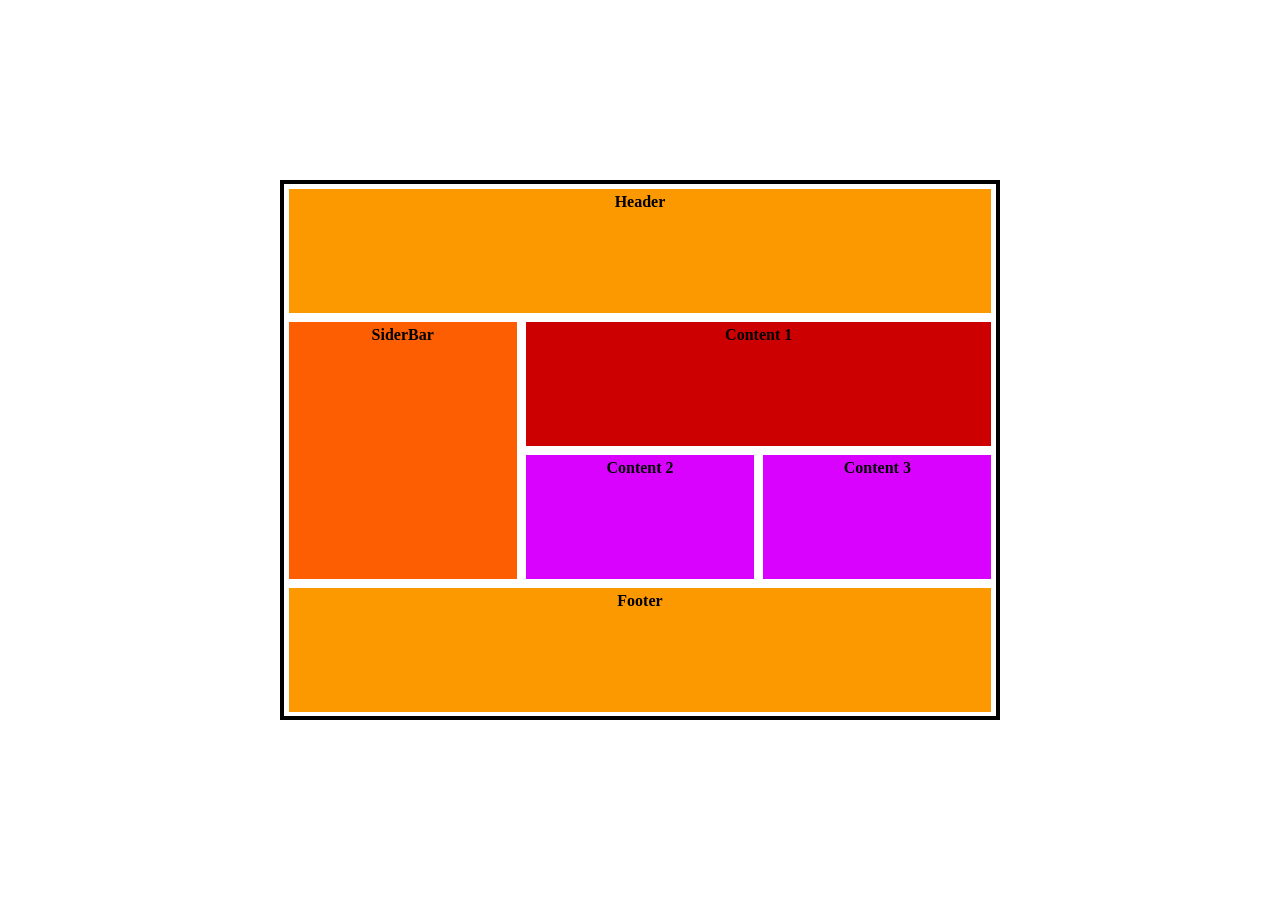
<file: Modulo 2/Actividad/Index.html>
<!DOCTYPE html>
<html lang="en">
    <head>
        <meta charset="UTF-8">
        <meta name="viewport" content="width=device-width, initial-scale=1.0">
        <link rel="stylesheet" href="style.css">
        <title>Grid</title>
    </head>
    <body>
        <div id="container">
            <header>
                Header
            </header>
            <section id="siderbar">
                SiderBar
            </section>
            <section id="content_1">
                Content 1
            </section>
            <section id="content_2">
                Content 2
            </section>
            <section id="content_3">
                Content 3
            </section>
            <footer>
                Footer
            </footer>
        </div>
    </body>
</html>
</file>
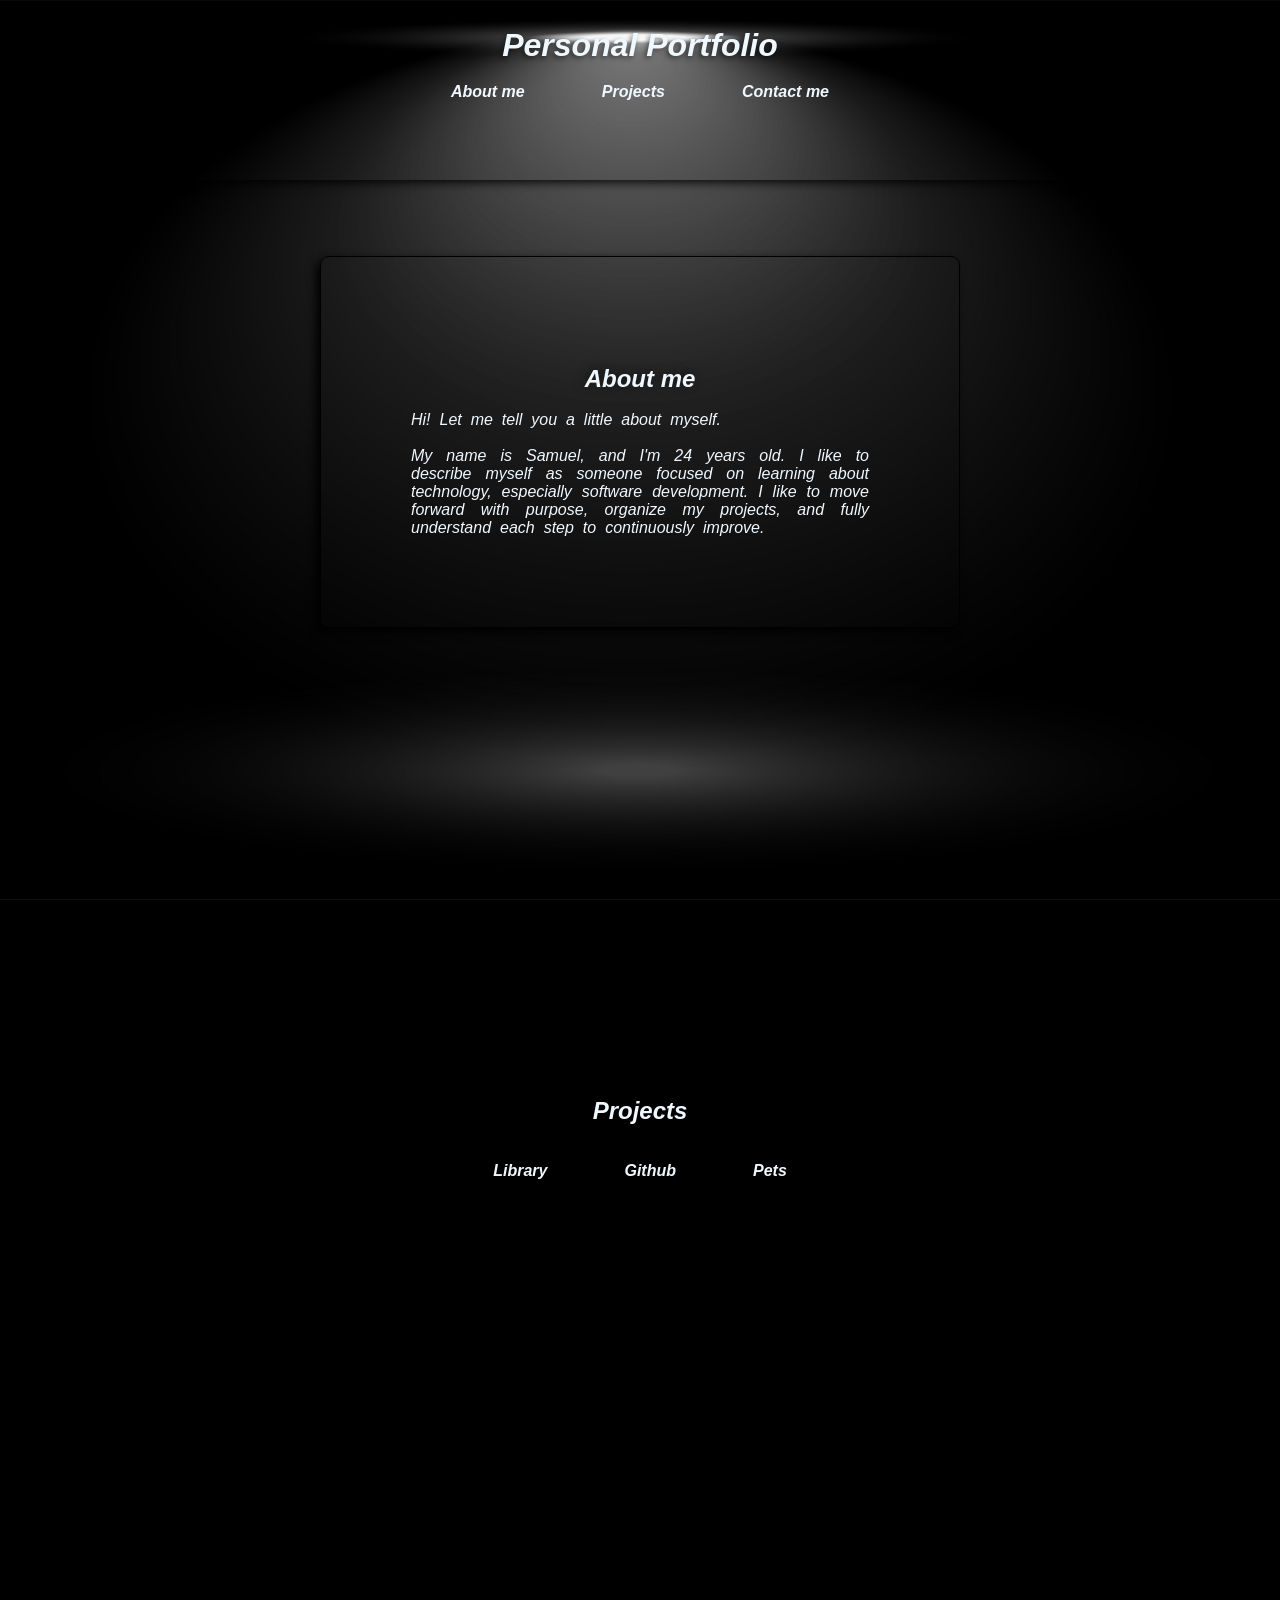
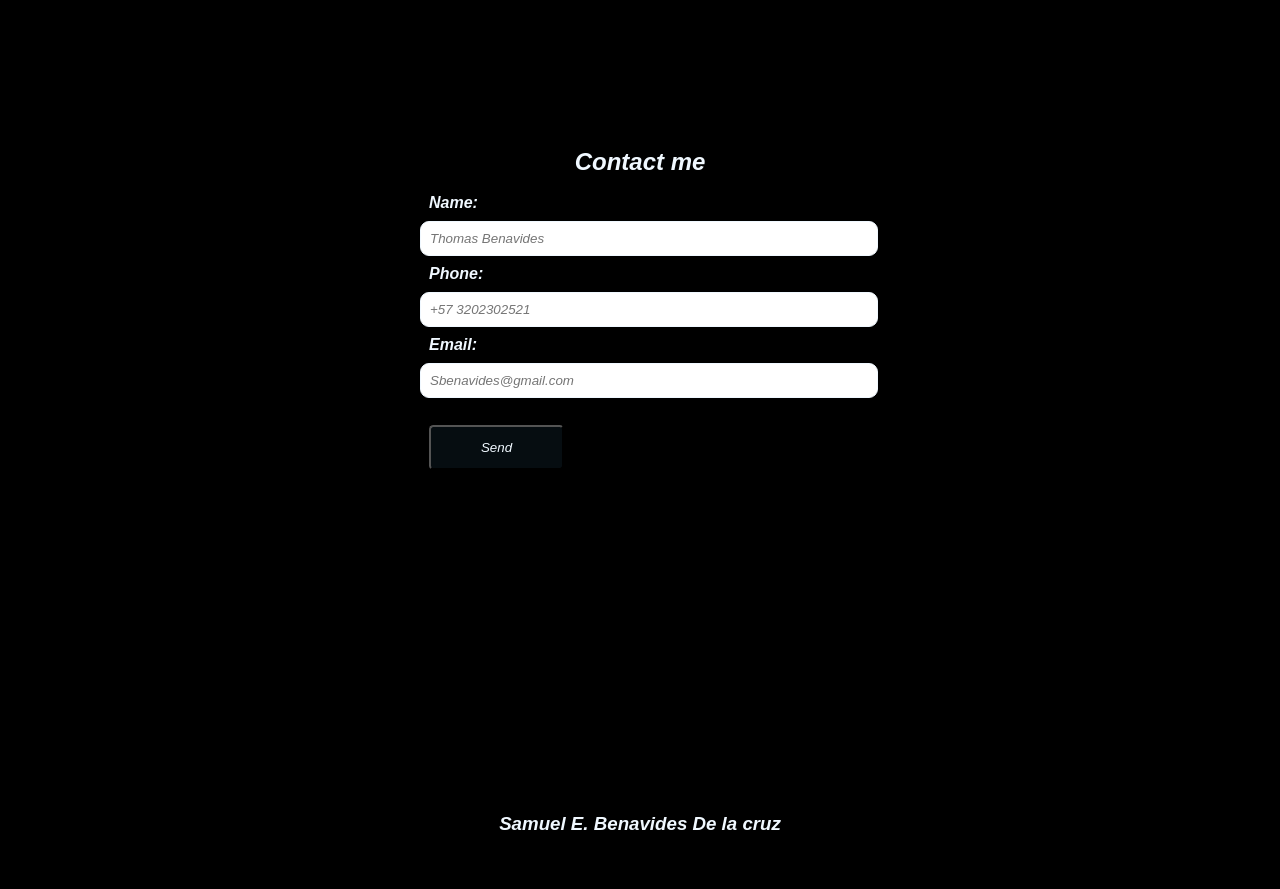
<file: Modulo 2/M2W1/index.html>
<!DOCTYPE html>
<html lang="en">
    <head>
        <meta charset="UTF-8">
        <link rel="stylesheet" href="style.css">
        <title>Portafolio</title>
    </head>
    <body id="body-index"> 
        <!-- Barra de navegación fija con los enlaces a cada sección -->
        <header>
            <h1>Personal Portfolio</h1>
            <ul>
                <li><a href="#About-me">About me</a></li>
                <li><a href="#Projects">Projects</a></li>
                <li><a href="#formulario">Contact me</a></li>
            </ul>
        </header>
        <main>
            <!-- nav centra las secciones en columna vertical -->
            <nav>
                <!-- Sección: presentación personal -->
                <section id="About-me">
                    <h2>About me</h2>
                    <p>
                        Hi! Let me tell you a little about myself.<br><br>
                        My name is Samuel, and I'm 24 years old. I like to describe myself as someone focused on learning about technology, especially software development. I like to move forward with purpose, organize my projects, and fully understand each step to continuously improve.
                    </p>
                </section>

                <!-- Sección: listado de proyectos con enlaces -->
                <section id="Projects">
                    <h2>Projects</h2>
                    <ul>
                        <li><a href="">Library</a></li>
                        <li><a href="https://github.com/" target="_blank">Github</a></li>
                        <li><a href="pets.html">Pets</a></li>
                    </ul>
                </section>

                <!-- Sección: formulario de contacto -->
                <section id="formulario">
                    <form name="formulario" id="form contac me" method="post">
                        <h2>Contact me</h2>
                        <div>
                            <label for="name">Name:</label>
                            <input type="text" id="name" name="Name" placeholder="Thomas Benavides">
                        </div>
                        <div>
                            <label for="Phone">Phone:</label>
                            <input type="tel" id="Phone" name="Phone" placeholder="+57 3202302521">
                        </div>
                        <div>
                            <label for="Email">Email:</label>
                            <input type="email" id="Email" name="Email" placeholder="Sbenavides@gmail.com">
                        </div>
                        <button type="button">Send</button>
                    </form>
                </section>
            </nav>
        </main>
        <!-- Pie de página con el nombre del autor -->
        <footer>
            <h3>Samuel E. Benavides De la cruz</h3>
        </footer>
    </body>
</html>
</file>
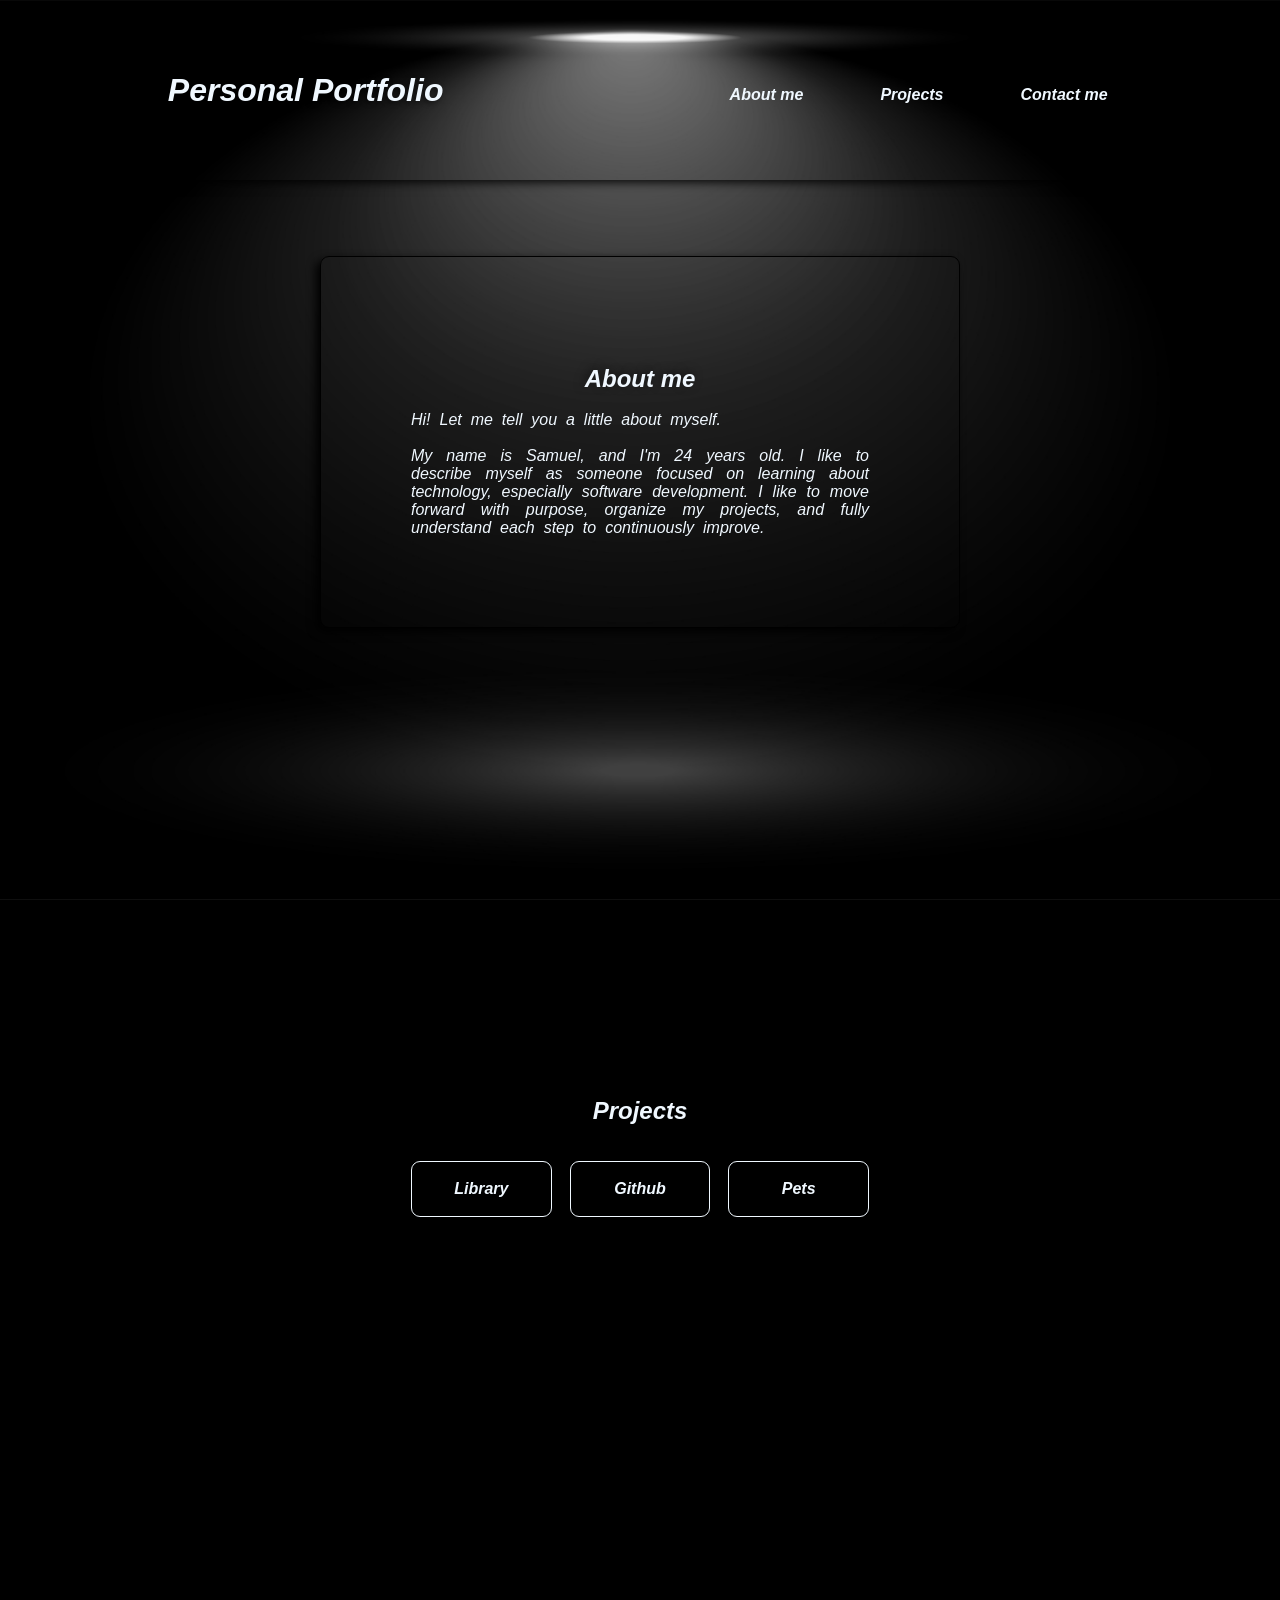
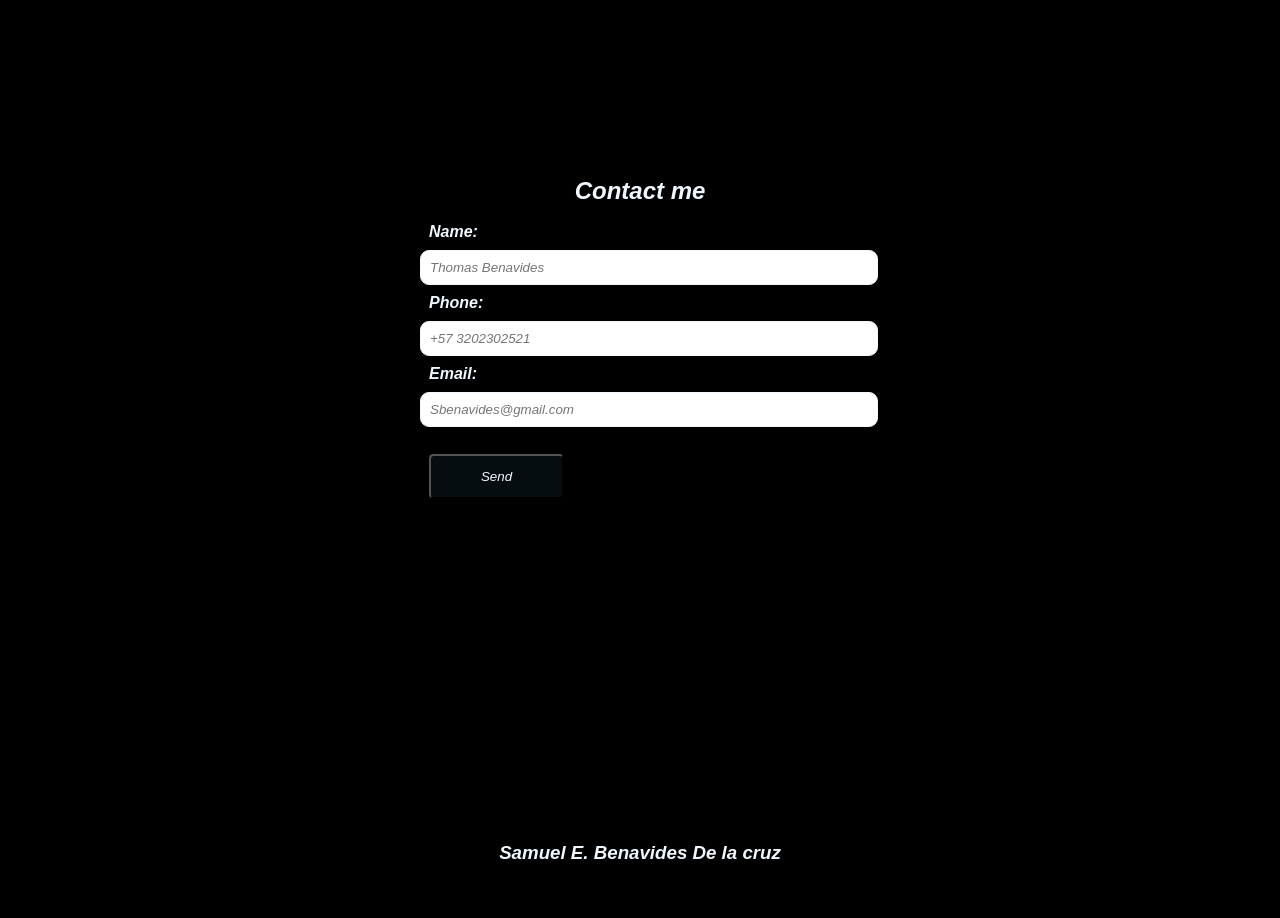
<file: Modulo 2/M2W2/index.html>
<!DOCTYPE html>
<html lang="en">
    <head>
        <meta charset="UTF-8">
        <link rel="stylesheet" href="style.css">
        <title>Portafolio</title>
    </head>
    <body id="body-index"> 

        <!-- Barra de navegación fija con los enlaces a cada sección -->
        <header>
            <h1>Personal Portfolio</h1>
            <!-- Lista de navegación — centrada con flexbox en style.css -->
            <ul>
                <li><a href="#About-me">About me</a></li>
                <li><a href="#Projects">Projects</a></li>
                <li><a href="#formulario">Contact me</a></li>
            </ul>
        </header>

        <main>
            <!-- nav centra las secciones en columna vertical (flexbox) -->
            <nav>

                <!-- Sección: presentación personal -->
                <section id="About-me">
                    <h2>About me</h2>
                    <p>
                        Hi! Let me tell you a little about myself.<br><br>
                        My name is Samuel, and I'm 24 years old. I like to describe myself as someone focused on learning about technology, especially software development. I like to move forward with purpose, organize my projects, and fully understand each step to continuously improve.
                    </p>
                </section>

                <!-- Sección: listado de proyectos — tarjetas organizadas con CSS Grid -->
                <section id="Projects">
                    <h2>Projects</h2>
                    <!-- Contenedor grid: cada enlace es una tarjeta en la cuadrícula -->
                    <div class="projects-grid">
                        <a href="">Library</a>
                        <a href="https://github.com/" target="_blank">Github</a>
                        <a href="pets.html">Pets</a>
                    </div>
                </section>

                <!-- Sección: formulario de contacto -->
                <section id="formulario">
                    <form name="formulario" id="form contac me" method="post">
                        <h2>Contact me</h2>
                        <div>
                            <label for="name">Name:</label>
                            <input type="text" id="name" name="Name" placeholder="Thomas Benavides">
                        </div>
                        <div>
                            <label for="Phone">Phone:</label>
                            <input type="tel" id="Phone" name="Phone" placeholder="+57 3202302521">
                        </div>
                        <div>
                            <label for="Email">Email:</label>
                            <input type="email" id="Email" name="Email" placeholder="Sbenavides@gmail.com">
                        </div>
                        <button type="button">Send</button>
                    </form>
                </section>

            </nav>
        </main>

        <!-- Pie de página con el nombre del autor -->
        <footer>
            <h3>Samuel E. Benavides De la cruz</h3>
        </footer>

    </body>
</html>
</file>
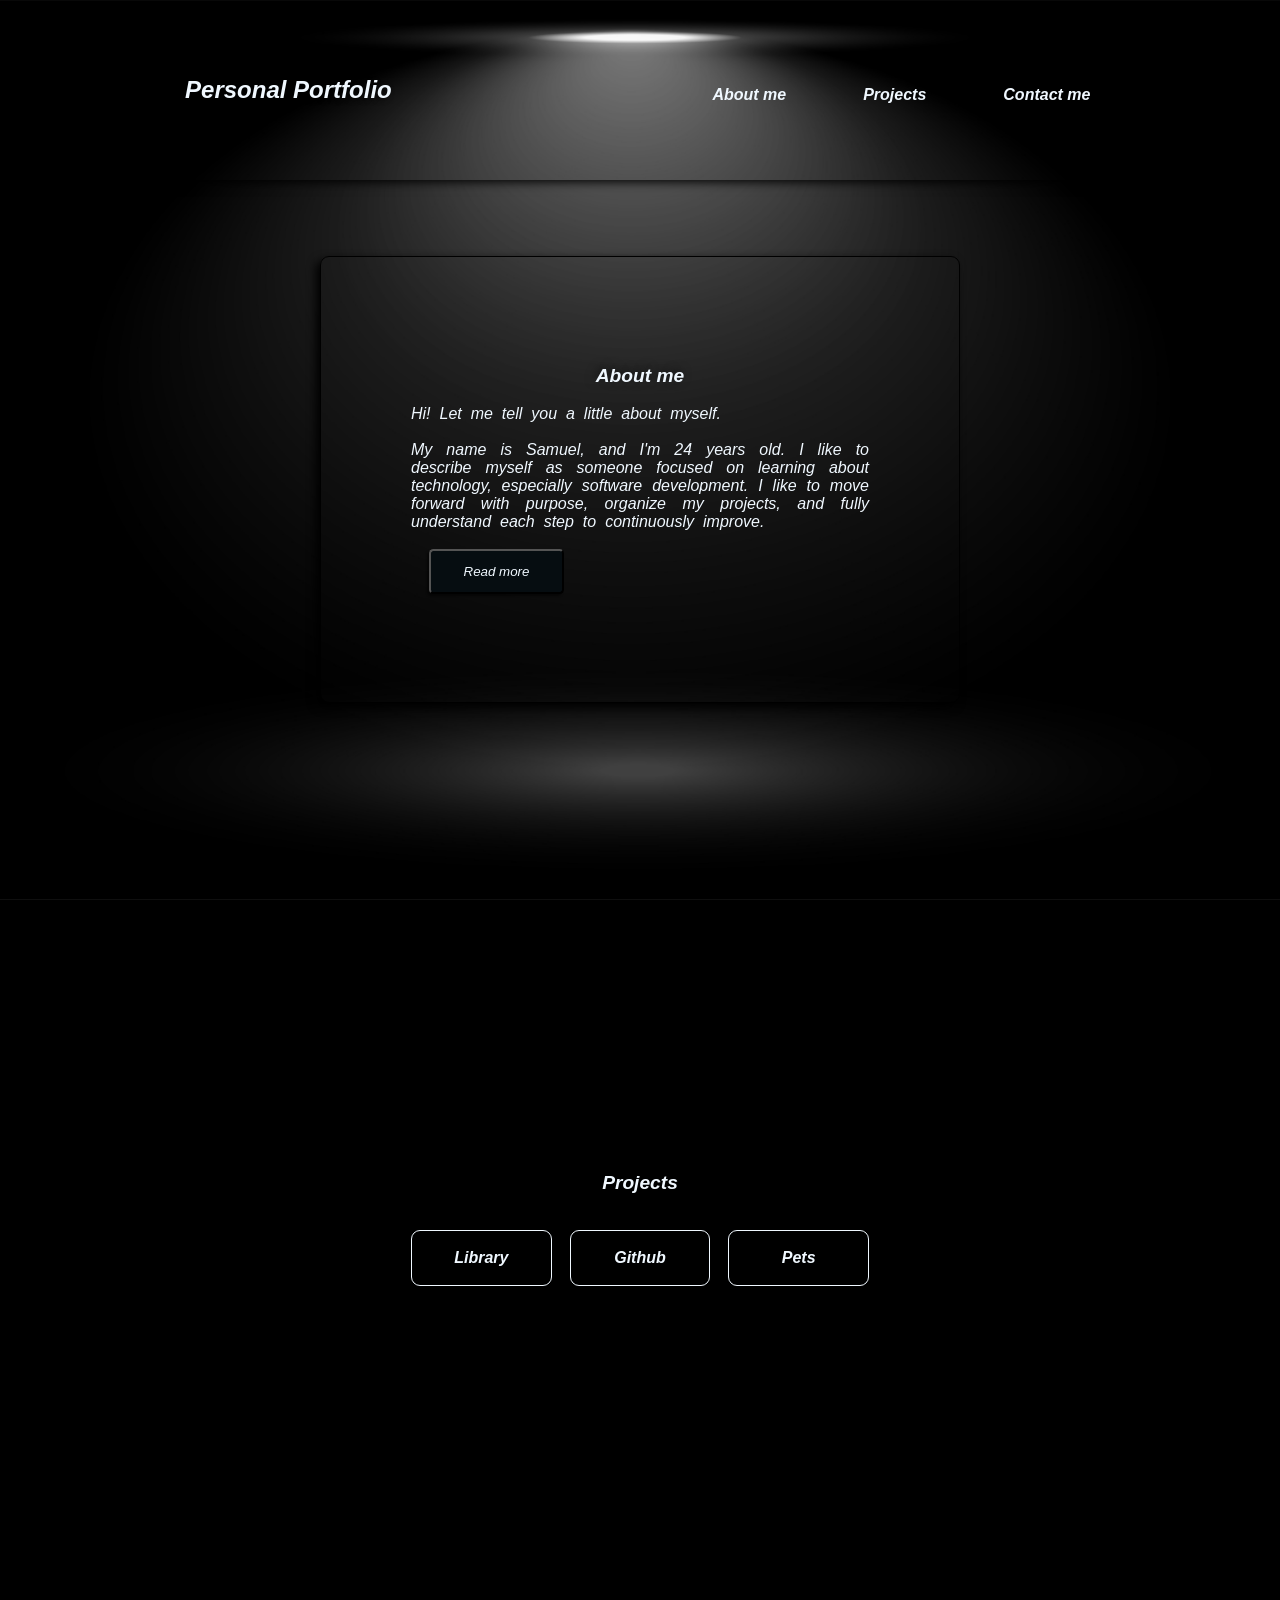
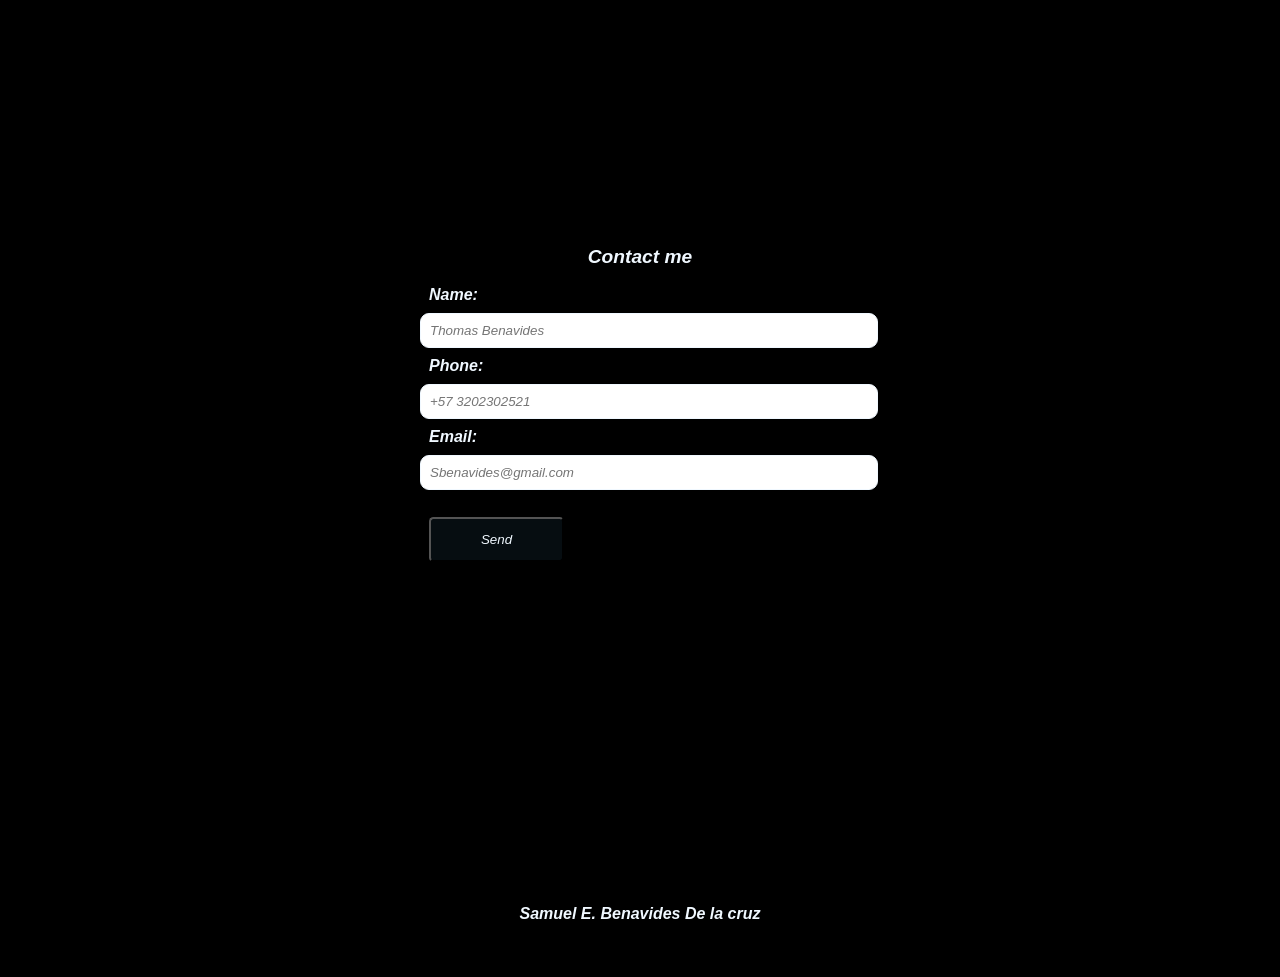
<file: Modulo 2/M2W3/index.html>
<!DOCTYPE html>
<html lang="en">
    <head>
        <meta charset="UTF-8">
        <meta name="viewport" content="width=device-width, initial-scale=1.0">
        <link rel="stylesheet" href="style.css">
        <title>Portafolio</title>
    </head>
    <body id="body-index">

        <!-- Barra de navegación fija con los enlaces a cada sección -->
        <header>
            <h1>Personal Portfolio</h1>
            <!-- Lista de navegación — distribuida con flexbox -->
            <ul>
                <li><a href="#About-me">About me</a></li>
                <li><a href="#Projects">Projects</a></li>
                <li><a href="#formulario">Contact me</a></li>
            </ul>
        </header>

        <main>
            <!-- nav centra las secciones en columna vertical (flexbox) -->
            <nav>

                <!-- Sección: presentación personal -->
                <section id="About-me">
                    <h2>About me</h2>
                    <!-- Párrafo con id para que JavaScript pueda modificar su texto -->
                    <p id="about-text">
                        Hi! Let me tell you a little about myself.<br><br>
                        My name is Samuel, and I'm 24 years old. I like to describe myself as someone focused on learning about technology, especially software development. I like to move forward with purpose, organize my projects, and fully understand each step to continuously improve.
                    </p>
                    <!--Botón que cambia el texto del párrafo al hacer clic-->
                    <button type="button" id="btn-change-text">Read more</button>
                </section>

                <!-- Sección: proyectos — tarjetas organizadas con CSS Grid -->
                <section id="Projects">
                    <h2>Projects</h2>
                    <!-- Contenedor grid: cada enlace es una tarjeta en la cuadrícula -->
                    <div class="projects-grid">
                        <a href="">Library</a>
                        <a href="https://github.com/" target="_blank">Github</a>
                        <a href="pets.html">Pets</a>
                    </div>
                </section>

                <!-- Sección: formulario de contacto -->
                <section id="formulario">
                    <form name="formulario" method="post">
                        <h2>Contact me</h2>
                        <div>
                            <label for="name">Name:</label>
                            <input type="text" id="name" name="Name" placeholder="Thomas Benavides">
                        </div>
                        <div>
                            <label for="Phone">Phone:</label>
                            <input type="tel" id="Phone" name="Phone" placeholder="+57 3202302521">
                        </div>
                        <div>
                            <label for="Email">Email:</label>
                            <input type="email" id="Email" name="Email" placeholder="Sbenavides@gmail.com">
                        </div>
                        <!-- Botón que muestra un mensaje de bienvenida al hacer clic-->
                        <button type="button" id="btn-send">Send</button>
                    </form>
                    <!-- Mensaje oculto por defecto; JavaScript lo muestra al enviar-->
                    <p id="welcome-msg" class="hidden">Thanks for your message! I'll get back to you soon.</p>
                </section>

            </nav>
        </main>

        <!-- Pie de página con el nombre del autor -->
        <footer>
            <h3>Samuel E. Benavides De la cruz</h3>
        </footer>

        <!-- Script de interactividad — enlazado antes de cerrar body-->
        <script src="script.js"></script>
    </body>
</html>
</file>
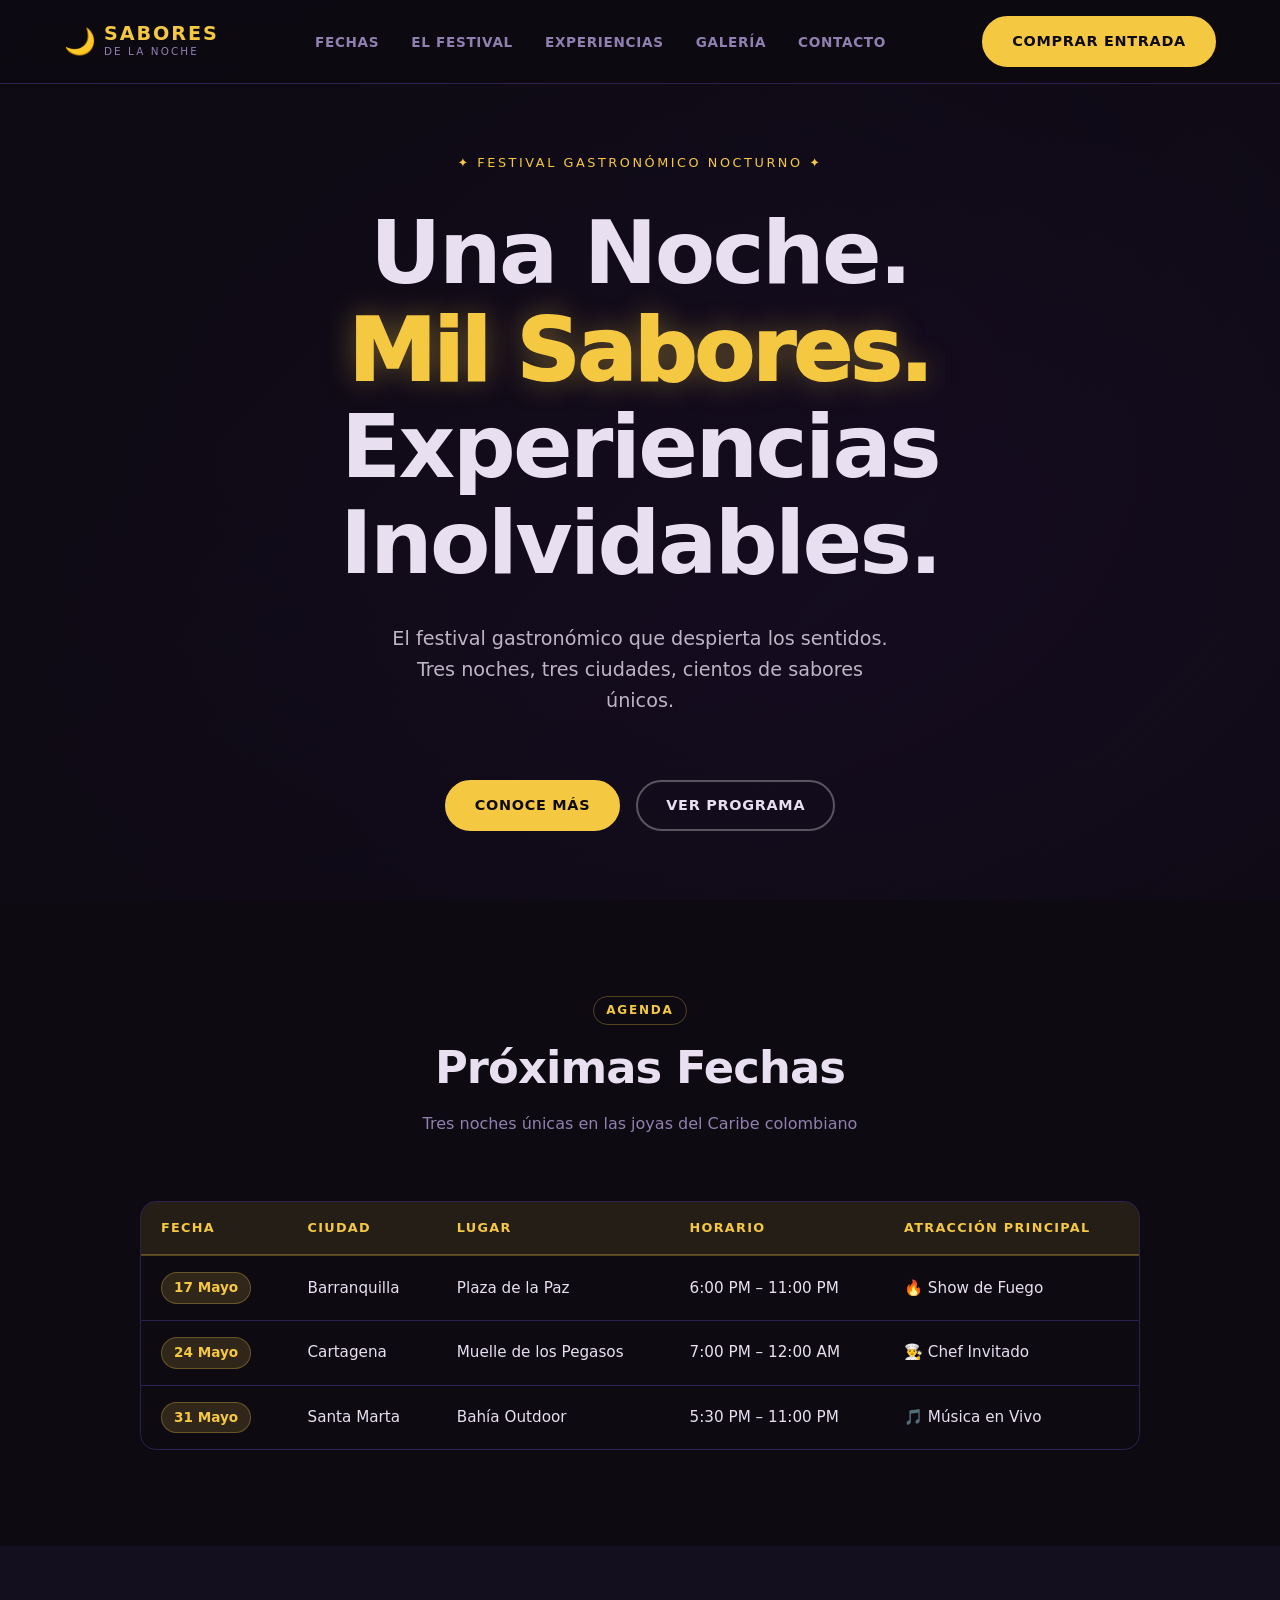
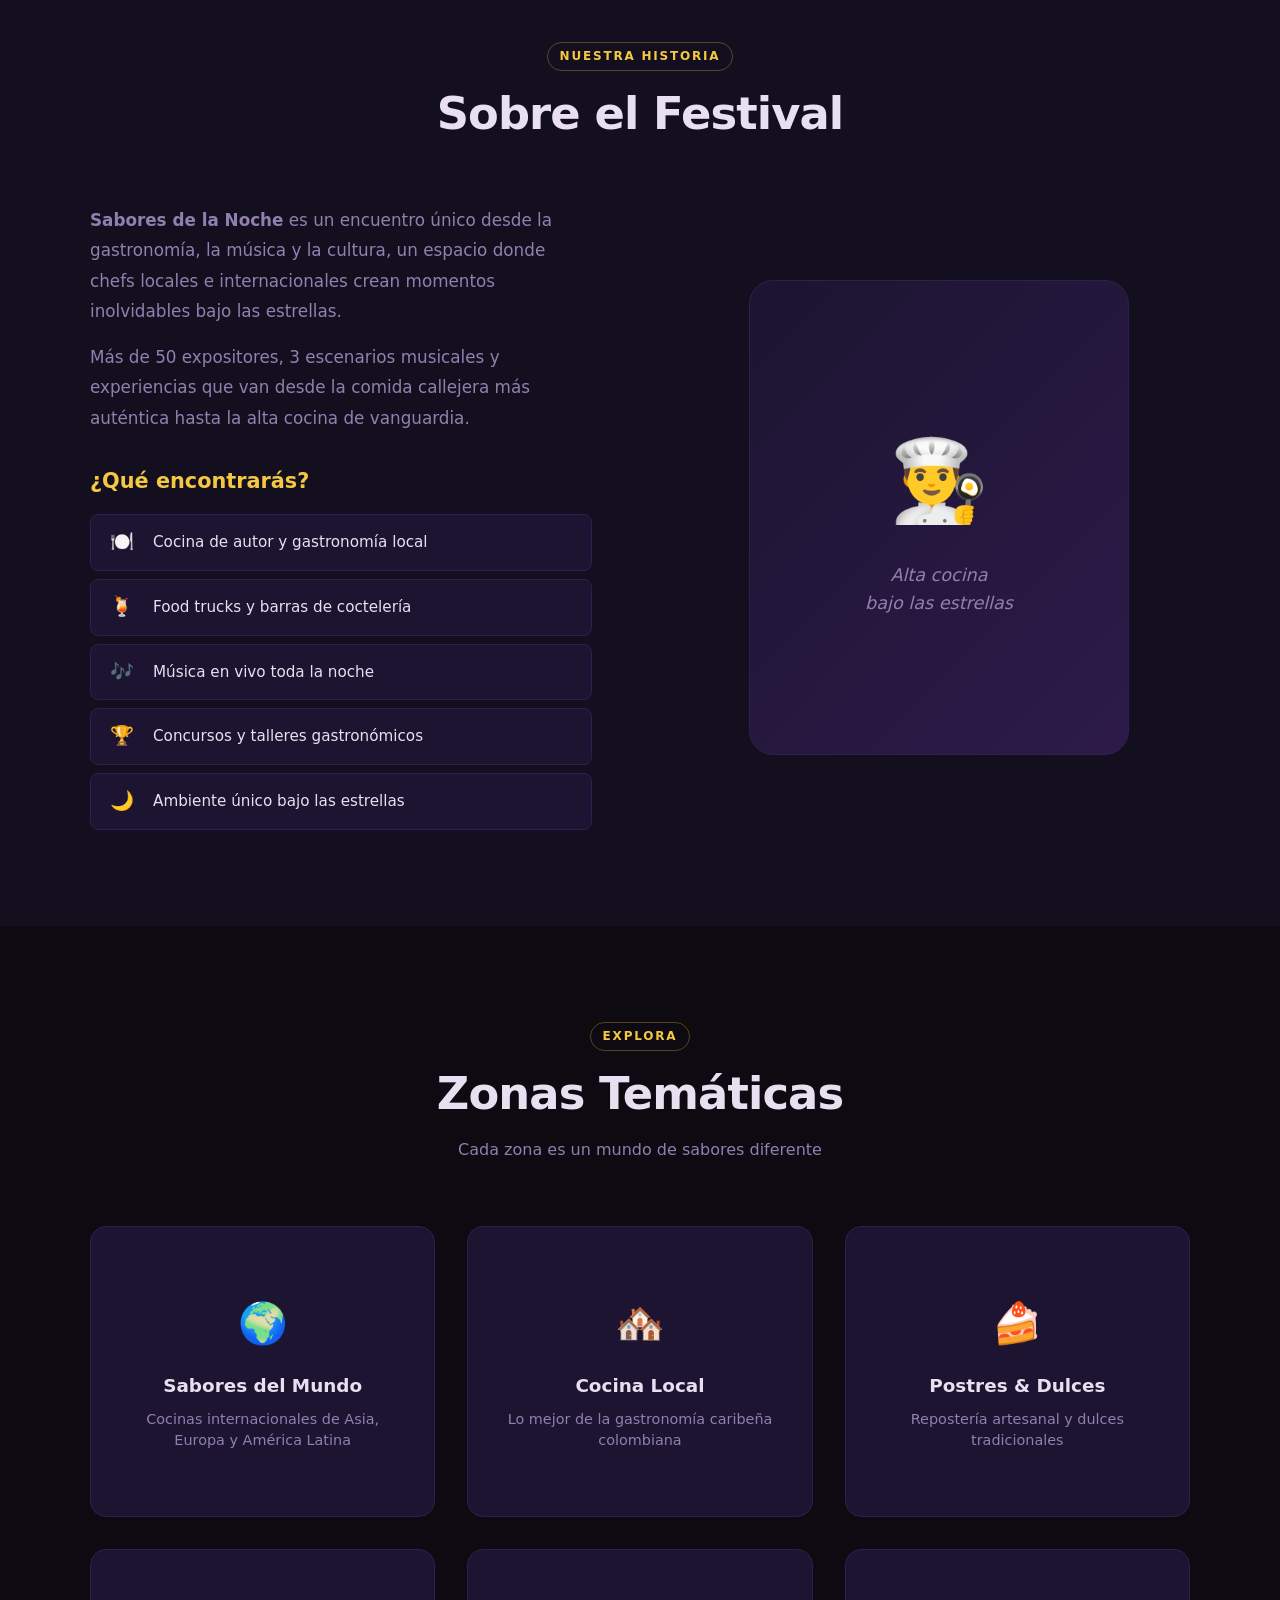
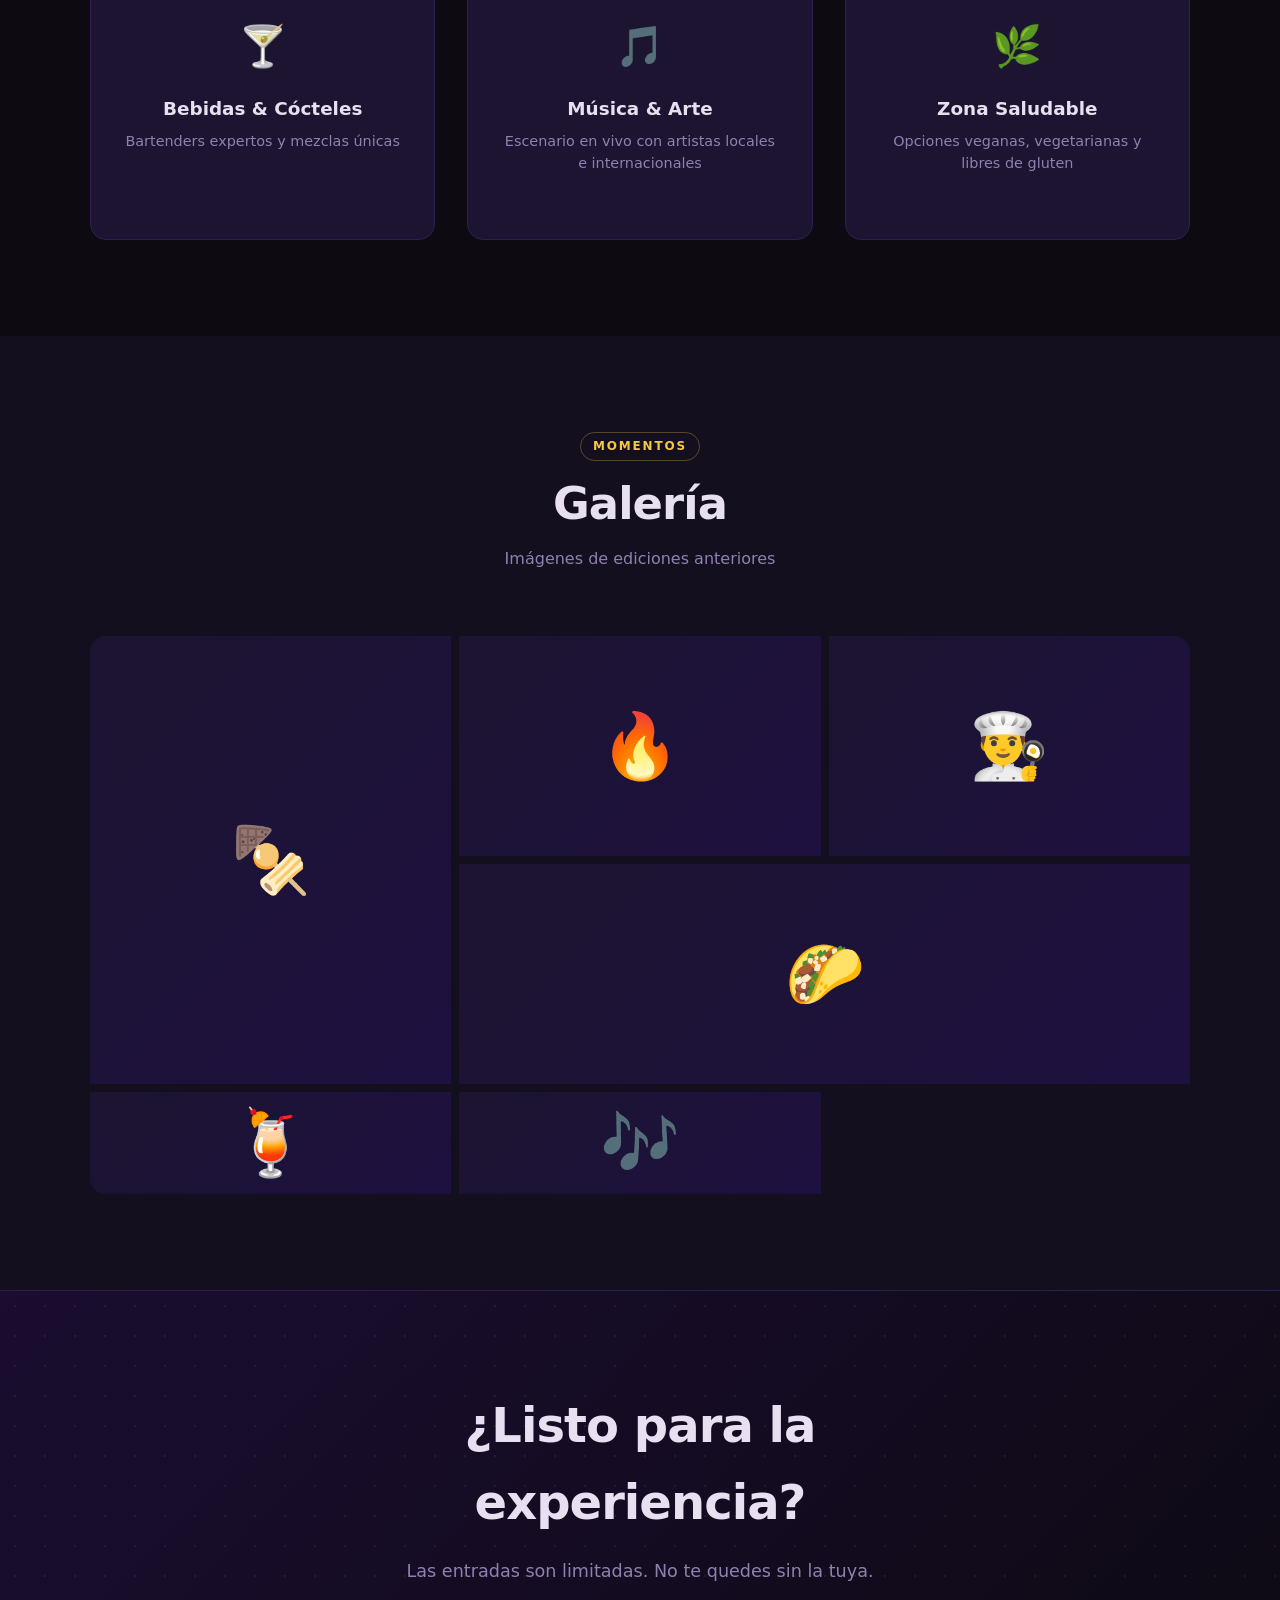
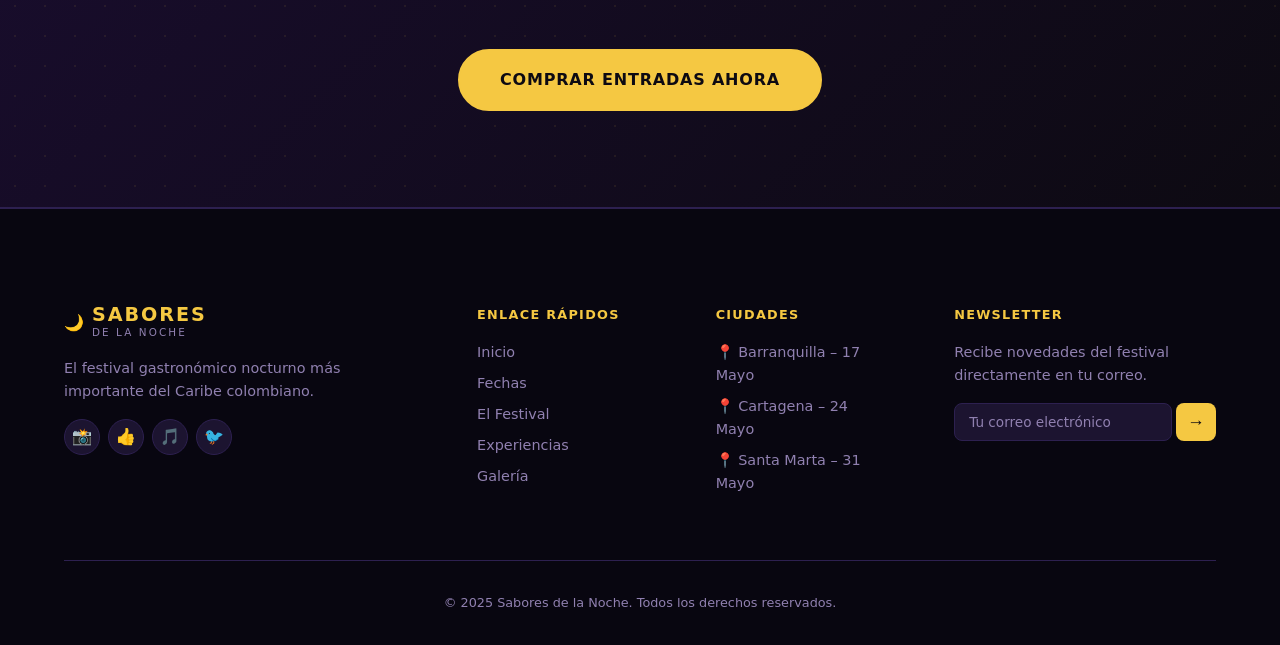
<file: Modulo 2/Prueba_desempeño - M2 (Simulacro)/index.html>
<!DOCTYPE html>
  <!--DOCTYPE: Le dice al navegador que este es HTML5 moderno.
  Siempre va en la primera línea, sin excepción.-->

<html lang="es">
  <!--lang="es" : Le indica al navegador y a los lectores de pantalla
  que el contenido está en español. Importante para accesibilidad.-->

  <head>
    <!--<head>: Todo lo que va aquí NO se ve en pantalla, pero es
    esencial para configurar la página.-->

    <meta charset="UTF-8">
    <!--charset="UTF-8": Permite que el navegador muestre tildes,
    la ñ, y caracteres especiales correctamente.-->

    <meta name="viewport" content="width=device-width, initial-scale=1.0">
    <!-- viewport: CLAVE para el diseño responsive.
    width=device-width → el ancho de la página = ancho del dispositivo
    initial-scale=1.0  → sin zoom inicial en móviles -->

    <title>Sabores de la Noche – Festival Gastronómico</title>
    <!-- <title>: Lo que aparece en la pestaña del navegador -->

    <!--SIN Google Fonts: usamos una font-stack de fuentes del sistema.
      system-ui → fuente nativa del SO (San Francisco en Mac, Segoe UI en Windows)
      -apple-system → alias de San Francisco en Safari
      Todas son sans-serif: limpias, sin serifa, de alta legibilidad.
      Ventaja: carga instantánea (0 peticiones externas), máxima compatibilidad.-->

    <link rel="stylesheet" href="styles.css">
    <!--Vinculamos nuestro archivo CSS externo. -->
  </head>

  <body>
    <!--<header>: Elemento semántico que representa la cabecera de la
    página. Contiene el logo/nombre y la navegación principal.
    Aparece una sola vez (o una por sección) y siempre arriba.

    CAMBIO SEMÁNTICO: el logo antes usaba <div class="header__logo">
    Ahora usa <p> para el bloque de texto del logo (contenido de párrafo)
    y <span> para las piezas inline dentro de él. Sin div.-->
    <header class="header">

      <!--Logo / Nombre del festival
      <p> + <span> anidados. Semánticamente, el logo
      es un bloque de texto corto, no un contenedor genérico.-->
      <p class="header__logo">
        <span class="logo-icon">🌙</span>
        <span class="logo-texts">
          <span class="logo-title">SABORES</span>
          <span class="logo-subtitle">de la Noche</span>
        </span>
      </p>

      <!--Menú hamburguesa (para móvil): Solo es visual, se muestra/oculta
      con CSS usando el truco del checkbox invisible.-->
      <input type="checkbox" id="menu-toggle" class="menu-toggle">
      <label for="menu-toggle" class="hamburger" aria-label="Abrir menú">
        <!-- Los tres span son las "rayas" del ícono hamburguesa -->
        <span></span>
        <span></span>
        <span></span>
      </label>

      <!--<nav>: Etiqueta semántica para navegación. Los lectores de
      pantalla la identifican como zona de navegación principal.
      <ul> + <li> es la estructura correcta para menús de navegación.-->
      <nav class="nav">
        <ul class="nav__list">
          <!-- Cada <li> es un ítem de la lista (list item) -->
          <li><a href="#fechas" class="nav__link">Fechas</a></li>
          <li><a href="#sobre" class="nav__link">El Festival</a></li>
          <li><a href="#zonas" class="nav__link">Experiencias</a></li>
          <li><a href="#galeria" class="nav__link">Galería</a></li>
          <li><a href="#contacto" class="nav__link">Contacto</a></li>
        </ul>
      </nav>

      <!--Botón CTA (Call To Action) en el header -->
      <a href="#fechas" class="btn btn--gold">Comprar Entrada</a>
    </header>
    <!-- FIN <header> -->


    <!--<main>: Contiene el contenido principal de la página.
      Solo debe haber UN <main> por página.-->
    <main>

      <section class="hero" id="inicio">

        <!-- Capa de overlay oscuro encima del fondo (decorativa) -->
        <span class="hero__overlay" aria-hidden="true"></span>

        <!-- Contenido centrado del hero
            <article> es semántico porque es el bloque de contenido
            principal que tiene sentido por sí solo. -->
        <article class="hero__content">

          <!-- Etiqueta pequeña arriba del título -->
          <span class="hero__tag">✦ Festival Gastronómico Nocturno ✦</span>

          <!-- h1: Título principal de TODA la página. Solo debe haber uno. -->
          <h1 class="hero__title">
            Una Noche.<br>
            <span class="hero__title--accent">Mil Sabores.</span><br>
            Experiencias<br>Inolvidables.
          </h1>

          <!-- Párrafo de descripción corta -->
          <p class="hero__description">
            El festival gastronómico que despierta los sentidos.
            Tres noches, tres ciudades, cientos de sabores únicos.
          </p>

          <!--<p> con display flex. Un párrafo puede contener
              elementos inline-block como <a>, y con CSS lo convertimos
              en flex-->
          <p class="hero__buttons">
            <a href="#fechas" class="btn btn--gold">Conoce Más</a>
            <a href="#sobre" class="btn btn--outline">Ver Programa</a>
          </p>

        </article>
        <!-- FIN hero__content (article) -->

      </section>
      <!-- FIN HERO -->


      <!--SECCIÓN PRÓXIMAS FECHAS
        <header> (cada <section> puede
          tener su propio <header> con título y subtítulo)
          la tabla se envuelve en <figure> (contenedor semántico para contenido
          autónomo como tablas, gráficos, imágenes con caption)-->
      <section class="section section--dark" id="fechas">

        <!-- <header> dentro de <section>: válido y semántico -->
        <header class="section__header">
          <span class="section__tag">Agenda</span>
          <h2 class="section__title">Próximas Fechas</h2>
          <p class="section__subtitle">Tres noches únicas en las joyas del Caribe colombiano</p>
        </header>

        <!-- ====
          <figure>: envuelve contenido autónomo (imagen, tabla, código…)
          que complementa el texto principal pero podría moverse sin
          perder contexto. Perfecto para reemplazar <div class="table-wrapper">.
          ==== -->
        <figure class="table-wrapper">

          <table class="festival-table">

            <thead>
              <tr>
                <th scope="col">Fecha</th>
                <th scope="col">Ciudad</th>
                <th scope="col">Lugar</th>
                <th scope="col">Horario</th>
                <th scope="col">Atracción Principal</th>
              </tr>
            </thead>

            <tbody>
              <tr>
                <td><span class="date-badge">17 Mayo</span></td>
                <td>Barranquilla</td>
                <td>Plaza de la Paz</td>
                <td>6:00 PM – 11:00 PM</td>
                <td>🔥 Show de Fuego</td>
              </tr>
              <tr>
                <td><span class="date-badge">24 Mayo</span></td>
                <td>Cartagena</td>
                <td>Muelle de los Pegasos</td>
                <td>7:00 PM – 12:00 AM</td>
                <td>👨‍🍳 Chef Invitado</td>
              </tr>
              <tr>
                <td><span class="date-badge">31 Mayo</span></td>
                <td>Santa Marta</td>
                <td>Bahía Outdoor</td>
                <td>5:30 PM – 11:00 PM</td>
                <td>🎵 Música en Vivo</td>
              </tr>
            </tbody>

          </table>

        </figure>
        <!-- FIN figure (table-wrapper) -->

      </section>
      <!-- FIN SECCIÓN FECHAS -->


      <!-- ====
        SECCIÓN SOBRE EL FESTIVAL
        CAMBIO SEMÁNTICO:
        - <div class="section__header">       → <header>
        - <div class="about-grid">            → <section> interna con role descriptivo
                                                (FLEXBOX layout se aplica con CSS igual)
        - <div class="about-grid__text">      → <section> o mejor <div> no...
                                                → usamos <article> para la columna de texto
        - <div class="about-grid__image">     → <figure> (contiene imagen/placeholder)
        - <div class="about__img-placeholder">→ <figure> interno con <figcaption>
        ==== -->
      <section class="section section--medium" id="sobre">

        <header class="section__header">
          <span class="section__tag">Nuestra Historia</span>
          <h2 class="section__title">Sobre el Festival</h2>
        </header>

        <!-- Layout de dos columnas con Flexbox.
            Antes: <div class="about-grid">
            Ahora: usamos <section> interna porque agrupa contenido
            relacionado (texto + imagen) que forma una unidad temática. -->
        <section class="about-grid" aria-label="Descripción del festival">

          <!-- Columna de texto: <article> porque es contenido
              independiente (descripción + lista) que tiene sentido solo -->
          <article class="about-grid__text">
            <p class="about__description">
              <strong>Sabores de la Noche</strong> es un encuentro único desde la gastronomía,
              la música y la cultura, un espacio donde chefs locales e internacionales
              crean momentos inolvidables bajo las estrellas.
            </p>
            <p class="about__description">
              Más de 50 expositores, 3 escenarios musicales y experiencias que van desde
              la comida callejera más auténtica hasta la alta cocina de vanguardia.
            </p>

            <!-- LISTA SEMÁNTICA OBLIGATORIA -->
            <h3 class="about__list-title">¿Qué encontrarás?</h3>
            <ul class="about__list">
              <li class="about__list-item">
                <span class="list-icon">🍽️</span>
                Cocina de autor y gastronomía local
              </li>
              <li class="about__list-item">
                <span class="list-icon">🍹</span>
                Food trucks y barras de coctelería
              </li>
              <li class="about__list-item">
                <span class="list-icon">🎶</span>
                Música en vivo toda la noche
              </li>
              <li class="about__list-item">
                <span class="list-icon">🏆</span>
                Concursos y talleres gastronómicos
              </li>
              <li class="about__list-item">
                <span class="list-icon">🌙</span>
                Ambiente único bajo las estrellas
              </li>
            </ul>
          </article>
          <!-- FIN columna texto (article) -->

          <!-- Columna imagen: <figure> es el elemento semántico
              correcto para imágenes, ilustraciones y placeholders.
              Antes: <div class="about-grid__image"><div class="about__img-placeholder">
              Ahora: <figure> anidado con <figcaption> -->
          <figure class="about-grid__image">
            <figure class="about__img-placeholder">
              <span class="img-emoji">👨‍🍳</span>
              <figcaption>Alta cocina<br>bajo las estrellas</figcaption>
            </figure>
          </figure>
          <!-- FIN columna imagen (figure) -->

        </section>
        <!-- FIN about-grid -->

      </section>
      <!-- FIN SECCIÓN SOBRE -->


      <!-- ====
        SECCIÓN ZONAS TEMÁTICAS
        CAMBIO SEMÁNTICO:
        - <div class="section__header"> → <header>
        - <div class="zones-grid">      → <ul> (lista de cards)
          Cada zona temática ES un ítem de una lista no ordenada.
          <article> dentro de <li> es válido y semántico.
        ==== -->
      <section class="section section--dark" id="zonas">

        <header class="section__header">
          <span class="section__tag">Explora</span>
          <h2 class="section__title">Zonas Temáticas</h2>
          <p class="section__subtitle">Cada zona es un mundo de sabores diferente</p>
        </header>

        <!-- <ul> como contenedor CSS Grid de cards.
            Antes: <div class="zones-grid">
            Ahora: <ul class="zones-grid"> – las tarjetas SON una lista
            de elementos temáticos equivalentes entre sí. -->
        <ul class="zones-grid">

          <li>
            <article class="zone-card">
              <span class="zone-card__icon">🌍</span>
              <h3 class="zone-card__title">Sabores del Mundo</h3>
              <p class="zone-card__desc">Cocinas internacionales de Asia, Europa y América Latina</p>
            </article>
          </li>

          <li>
            <article class="zone-card">
              <span class="zone-card__icon">🏘️</span>
              <h3 class="zone-card__title">Cocina Local</h3>
              <p class="zone-card__desc">Lo mejor de la gastronomía caribeña colombiana</p>
            </article>
          </li>

          <li>
            <article class="zone-card">
              <span class="zone-card__icon">🍰</span>
              <h3 class="zone-card__title">Postres & Dulces</h3>
              <p class="zone-card__desc">Repostería artesanal y dulces tradicionales</p>
            </article>
          </li>

          <li>
            <article class="zone-card">
              <span class="zone-card__icon">🍸</span>
              <h3 class="zone-card__title">Bebidas & Cócteles</h3>
              <p class="zone-card__desc">Bartenders expertos y mezclas únicas</p>
            </article>
          </li>

          <li>
            <article class="zone-card">
              <span class="zone-card__icon">🎵</span>
              <h3 class="zone-card__title">Música & Arte</h3>
              <p class="zone-card__desc">Escenario en vivo con artistas locales e internacionales</p>
            </article>
          </li>

          <li>
            <article class="zone-card">
              <span class="zone-card__icon">🌿</span>
              <h3 class="zone-card__title">Zona Saludable</h3>
              <p class="zone-card__desc">Opciones veganas, vegetarianas y libres de gluten</p>
            </article>
          </li>

        </ul>
        <!-- FIN zones-grid (ul) -->

      </section>
      <!-- FIN SECCIÓN ZONAS -->


      <!-- ====
        SECCIÓN GALERÍA
        CAMBIO SEMÁNTICO:
        - <div class="section__header">     → <header>
        - <div class="gallery-grid">        → <ul> (lista de ítems visuales)
        - <div class="gallery-item">        → <li> (ítem de la lista)
        - <div class="gallery-placeholder"> → <figure>
        - <div class="gallery-overlay">     → <figcaption>
        ==== -->
      <section class="section section--medium" id="galeria">

        <header class="section__header">
          <span class="section__tag">Momentos</span>
          <h2 class="section__title">Galería</h2>
          <p class="section__subtitle">Imágenes de ediciones anteriores</p>
        </header>

        <!-- <ul> como grid de galería -->
        <ul class="gallery-grid">

          <li class="gallery-item gallery-item--large">
            <figure class="gallery-placeholder">🍢</figure>
            <figcaption class="gallery-overlay">
              <span>Street Food Show</span>
            </figcaption>
          </li>

          <li class="gallery-item">
            <figure class="gallery-placeholder">🔥</figure>
            <figcaption class="gallery-overlay"><span>Show de Fuego</span></figcaption>
          </li>

          <li class="gallery-item">
            <figure class="gallery-placeholder">👨‍🍳</figure>
            <figcaption class="gallery-overlay"><span>Chef en Acción</span></figcaption>
          </li>

          <li class="gallery-item gallery-item--wide">
            <figure class="gallery-placeholder">🌮</figure>
            <figcaption class="gallery-overlay"><span>Zona Food Trucks</span></figcaption>
          </li>

          <li class="gallery-item">
            <figure class="gallery-placeholder">🍹</figure>
            <figcaption class="gallery-overlay"><span>Coctelería</span></figcaption>
          </li>

          <li class="gallery-item">
            <figure class="gallery-placeholder">🎶</figure>
            <figcaption class="gallery-overlay"><span>Música en Vivo</span></figcaption>
          </li>

        </ul>
        <!-- FIN gallery-grid (ul) -->

      </section>
      <!-- FIN SECCIÓN GALERÍA -->


      <!-- ====
        SECCIÓN CTA FINAL
        CAMBIO SEMÁNTICO:
        - <div class="cta-section__content"> → <article> (bloque
          de contenido independiente con título, texto y acción)
        ==== -->
      <section class="cta-section">
        <article class="cta-section__content">
          <h2 class="cta-section__title">¿Listo para la experiencia?</h2>
          <p class="cta-section__text">Las entradas son limitadas. No te quedes sin la tuya.</p>
          <a href="#fechas" class="btn btn--gold btn--large">Comprar Entradas Ahora</a>
        </article>
      </section>

    </main>
    <!-- FIN <main> -->


    <!-- ====
      <footer>: Pie de página. Aparece al final del sitio.
      CAMBIO SEMÁNTICO:
      - <div class="footer__grid">  → <section> interna con aria-label
      - <div class="footer__col">   → <section> o <article> según el contenido
        · Columna logo/desc         → <section aria-label="Sobre el festival">
        · Columna navegación        → <nav aria-label="Footer navigation">
        · Columna ciudades          → <address> (elemento para info de contacto/ubicación)
        · Columna newsletter        → <section aria-label="Newsletter">
      - <div class="footer__logo">  → <p> (mismo patrón que el header)
      - <div class="footer__social">→ <nav aria-label="Redes sociales">
      - <div class="newsletter">    → <p> con flex (igual que hero__buttons)
      - <div class="footer__bottom">→ <small> (semántico para copyright/avisos legales)
      ==== -->
    <footer class="footer" id="contacto">

      <!-- Grid del footer
          Antes: <div class="footer__grid">
          Ahora: <section> porque agrupa contenido relacionado con
          un propósito común dentro del footer. -->
      <section class="footer__grid" aria-label="Información del pie de página">

        <!-- Columna 1: Logo y descripción -->
        <section aria-label="Sobre el festival">
          <p class="footer__logo">
            <span>🌙</span>
            <span class="logo-texts">
              <span class="logo-title">SABORES</span>
              <span class="logo-subtitle">de la Noche</span>
            </span>
          </p>
          <p class="footer__desc">
            El festival gastronómico nocturno más importante del Caribe colombiano.
          </p>
          <!-- Redes sociales -->
          <nav class="footer__social" aria-label="Redes sociales">
            <a href="#" class="social-link" aria-label="Instagram">📸</a>
            <a href="#" class="social-link" aria-label="Facebook">👍</a>
            <a href="#" class="social-link" aria-label="TikTok">🎵</a>
            <a href="#" class="social-link" aria-label="Twitter">🐦</a>
          </nav>
        </section>

        <!-- Columna 2: Links de navegación -->
        <nav aria-label="Navegación footer">
          <h4 class="footer__heading">Enlace Rápidos</h4>
          <ul class="footer__links">
            <li><a href="#inicio">Inicio</a></li>
            <li><a href="#fechas">Fechas</a></li>
            <li><a href="#sobre">El Festival</a></li>
            <li><a href="#zonas">Experiencias</a></li>
            <li><a href="#galeria">Galería</a></li>
          </ul>
        </nav>

        <!-- Columna 3: Ciudades
            <address>: elemento semántico para información de contacto,
            ubicación o datos de un autor/organización. -->
        <address>
          <h4 class="footer__heading">Ciudades</h4>
          <ul class="footer__links">
            <li>📍 Barranquilla – 17 Mayo</li>
            <li>📍 Cartagena – 24 Mayo</li>
            <li>📍 Santa Marta – 31 Mayo</li>
          </ul>
        </address>

        <!-- Columna 4: Newsletter -->
        <section aria-label="Newsletter">
          <h4 class="footer__heading">Newsletter</h4>
          <p class="footer__desc">Recibe novedades del festival directamente en tu correo.</p>
          <!-- Sin div: el newsletter se envuelve en <p> con flex,
              igual que el grupo de botones del hero. -->
          <p class="newsletter">
            <input type="email" class="newsletter__input" placeholder="Tu correo electrónico">
            <button class="newsletter__btn" type="button">→</button>
          </p>
        </section>

      </section>
      <!-- FIN footer__grid (section) -->

      <!-- Línea de copyright
          <small>: elemento semántico para contenido secundario,
          avisos legales, copyright. Antes era <div class="footer__bottom"> -->
      <small class="footer__bottom">
        <p>© 2025 Sabores de la Noche. Todos los derechos reservados.</p>
      </small>

    </footer>
    <!-- FIN <footer> -->

  </body>
</html>
</file>
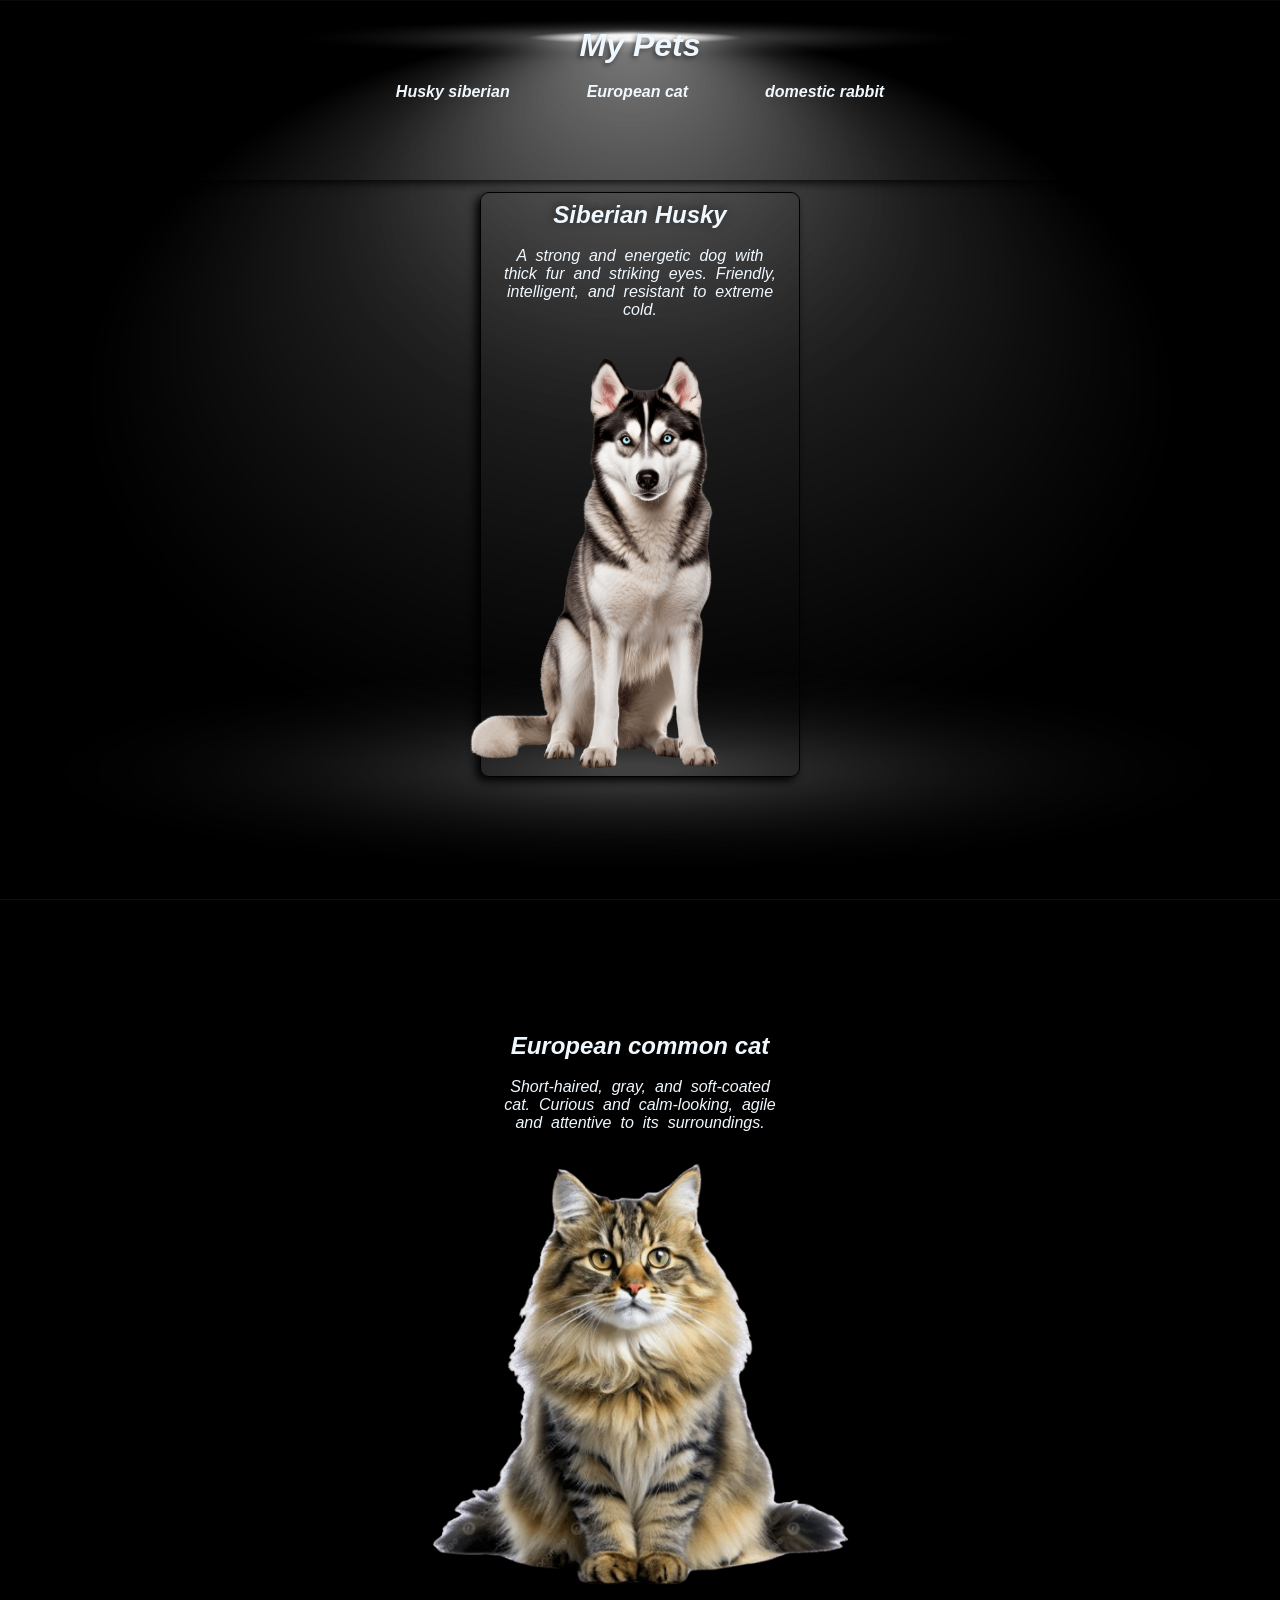
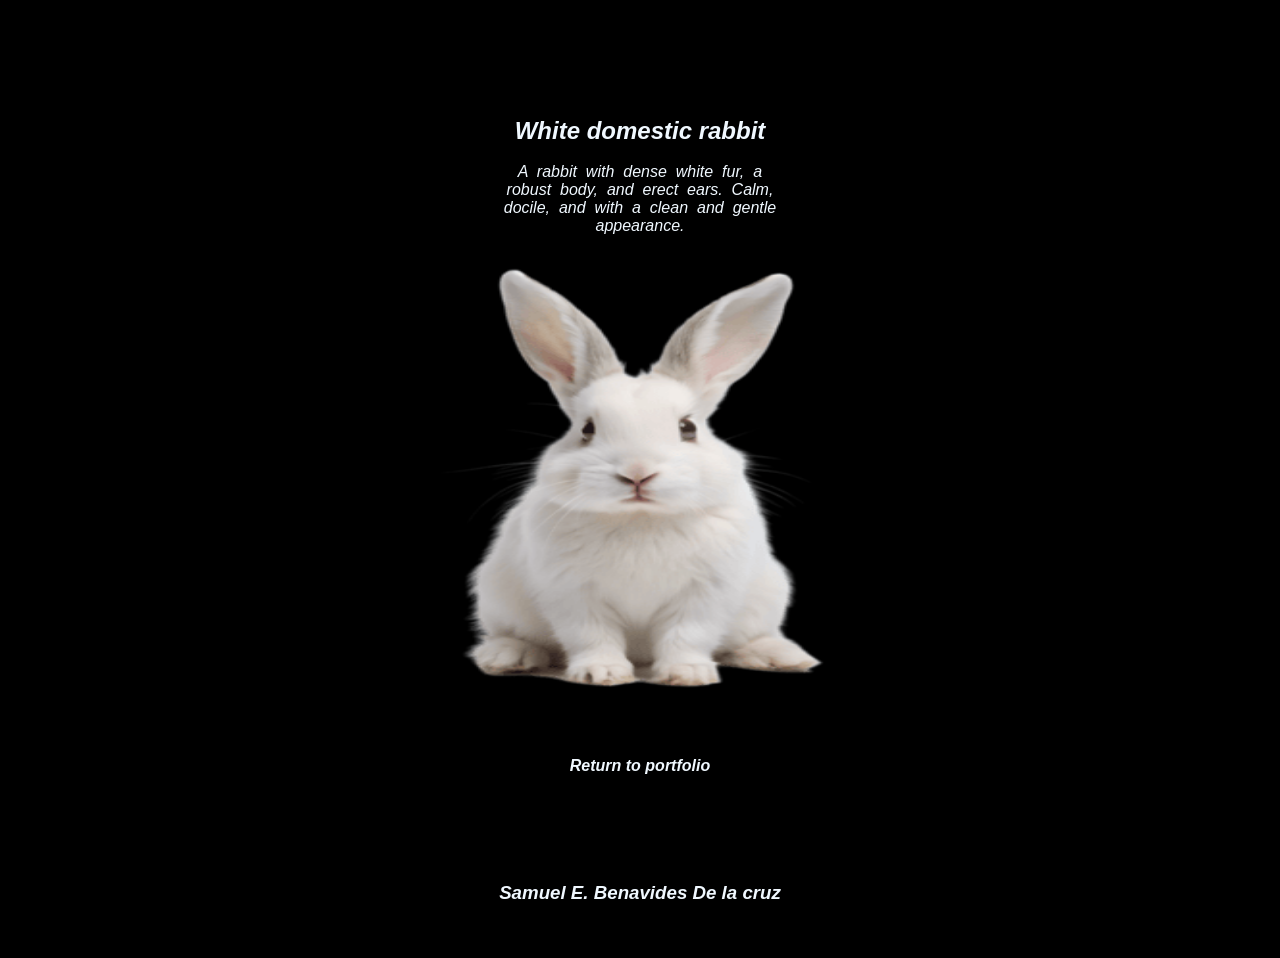
<file: Modulo 2/M2W1/pets.html>
<!DOCTYPE html>
<html lang="en">
    <head>
        <meta charset="UTF-8">
        <link rel="stylesheet" href="style.css">
        <title>Pets</title>
    </head>
    <body id="mypets">
        <!-- Barra de navegación fija con los enlaces a cada mascota -->
        <header>
            <h1>My Pets</h1>
            <ul>
                <li><a href="#husky">Husky siberian</a></li>
                <li><a href="#cat">European cat</a></li>
                <li><a href="#rabbit">domestic rabbit</a></li>
            </ul>
        </header>
        <!-- nav centra los artículos en columna vertical -->
        <nav>
            <!-- Tarjeta: Husky siberiano -->
            <article id="husky">
                <h2>Siberian Husky</h2>
                <p>A strong and energetic dog with thick fur and striking eyes. Friendly, intelligent, and resistant to extreme cold.</p>
                <img src="siberian-husky.png" alt="Imagen de husky siberiano" title="Husky siberiano">
            </article>

            <!-- Tarjeta: Gato europeo -->
            <article id="cat">
                <h2>European common cat</h2>
                <p>Short-haired, gray, and soft-coated cat. Curious and calm-looking, agile and attentive to its surroundings.</p>
                <img src="gato.png" alt="Imagen de un gato" title="Gato" width="390" height="380">
            </article>

            <!-- Tarjeta: Conejo doméstico -->
            <article id="rabbit">
                <h2>White domestic rabbit</h2>
                <p>A rabbit with dense white fur, a robust body, and erect ears. Calm, docile, and with a clean and gentle appearance.</p>
                <img src="white-rabbit.png" alt="Imagen de conejo" width="400" height="380" title="Conejo domestico">
            </article>
        </nav>
        <!-- Enlace para volver al portafolio principal -->
        <ul id="return-pets">
            <li><a href="index.html">Return to portfolio</a></li>
        </ul>
        <!-- Pie de página con el nombre del autor -->
        <footer>
            <h3>Samuel E. Benavides De la cruz</h3>
        </footer>
    </body>
</html>
</file>
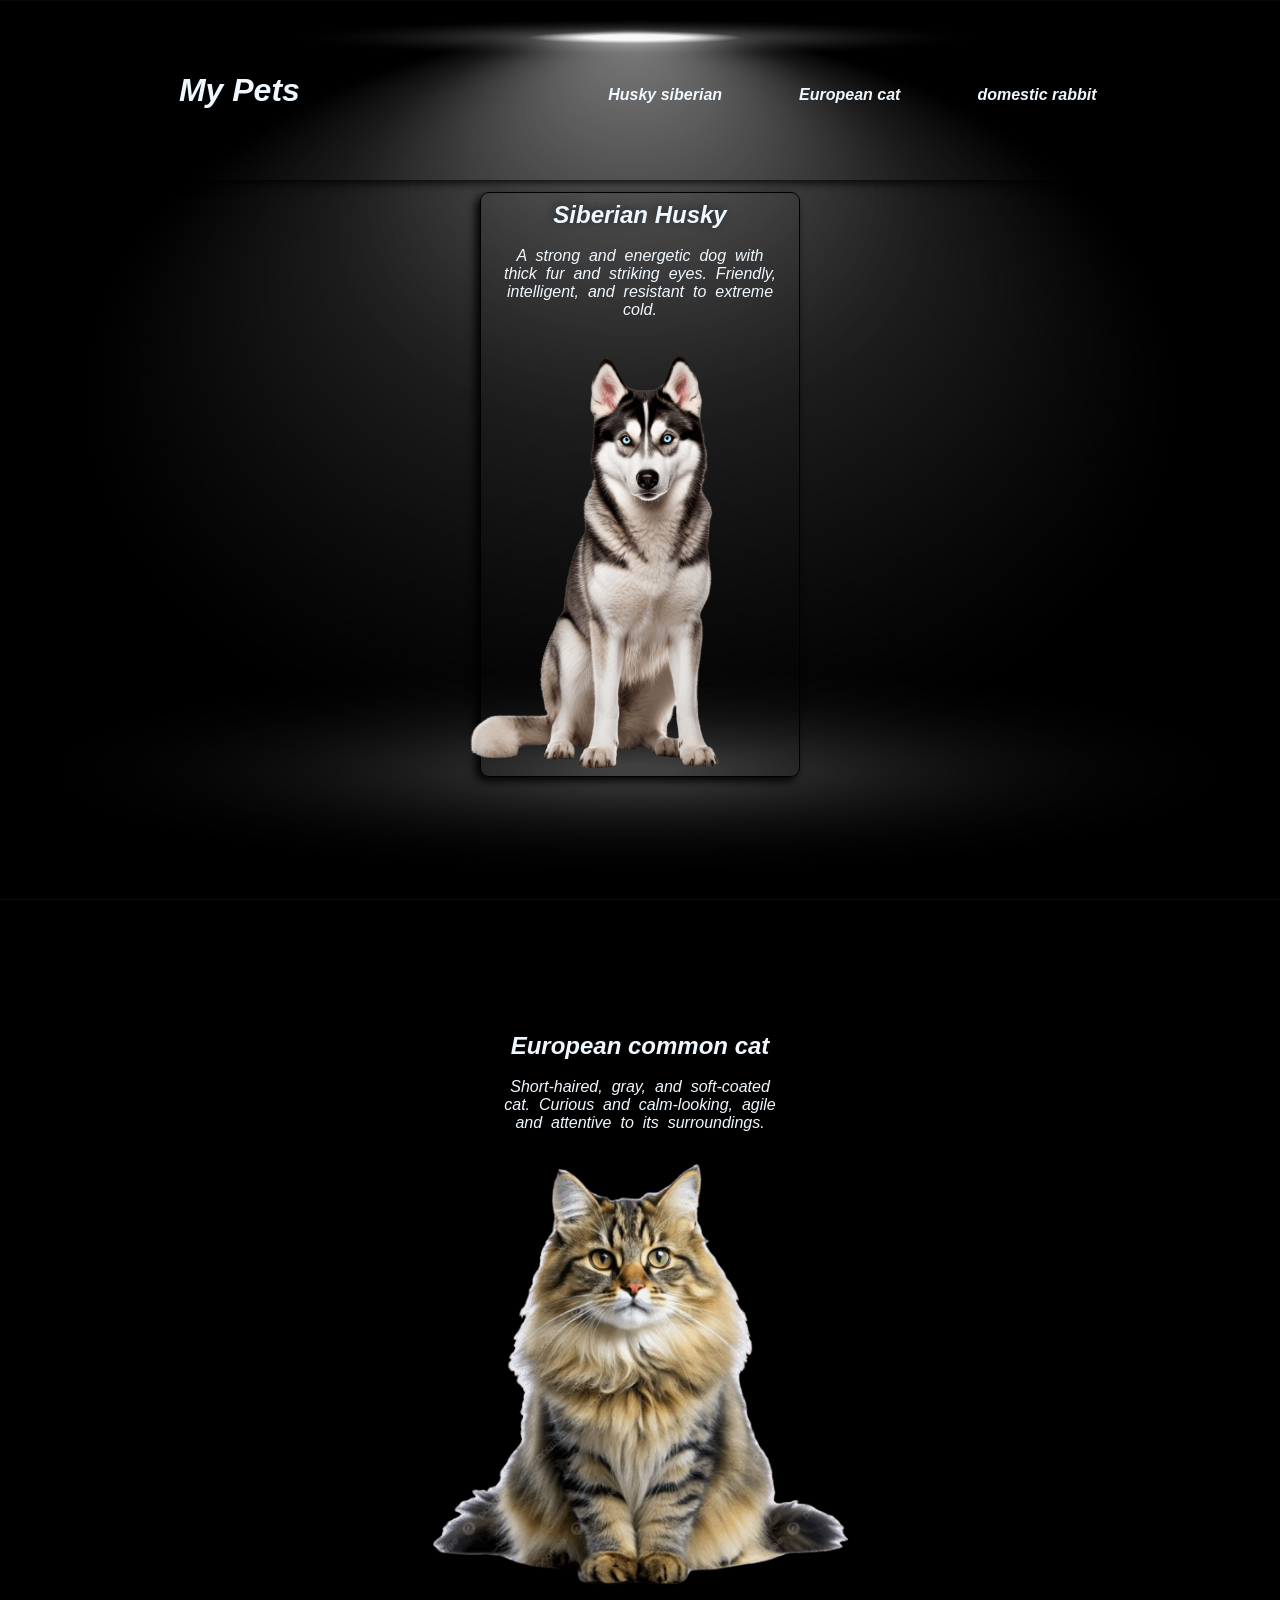
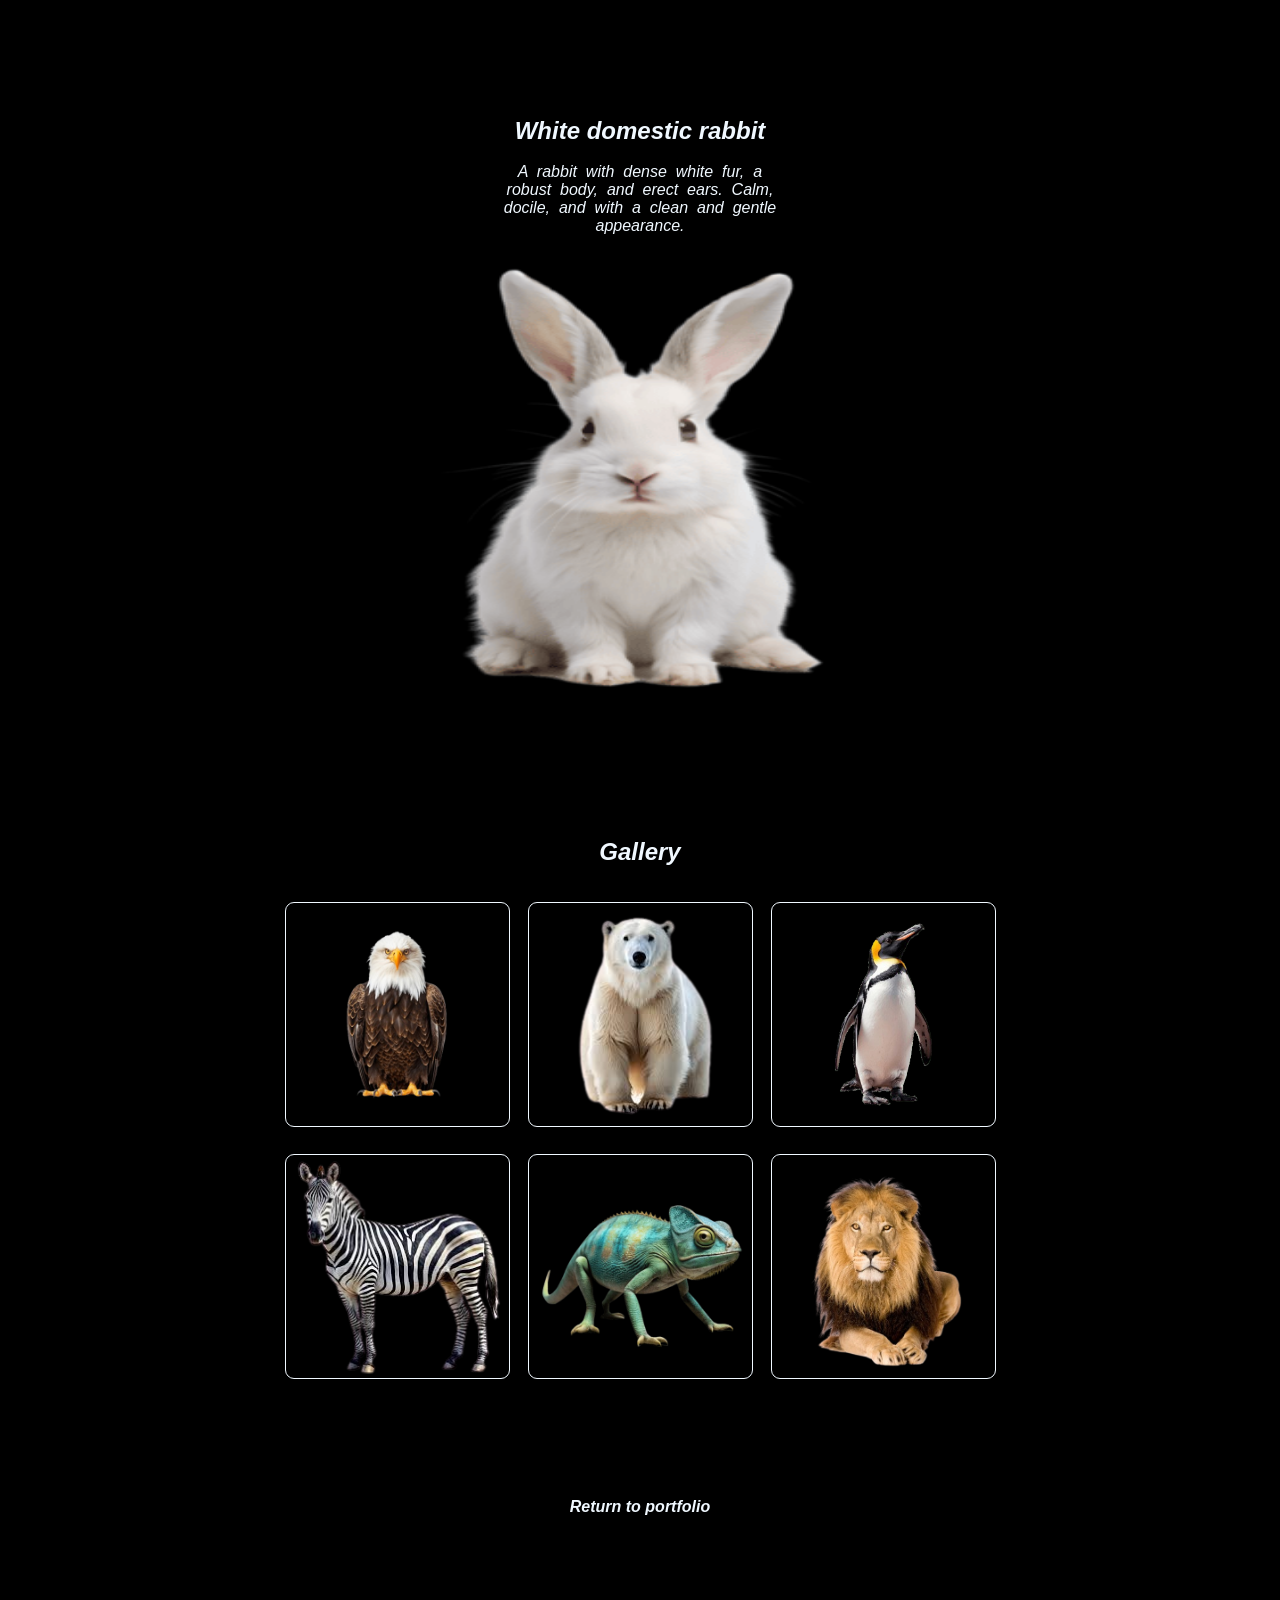
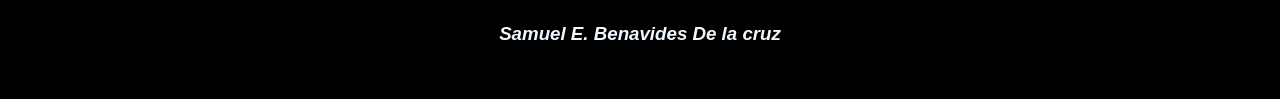
<file: Modulo 2/M2W2/pets.html>
<!DOCTYPE html>
<html lang="en">
    <head>
        <meta charset="UTF-8">
        <link rel="stylesheet" href="style.css">
        <title>Pets</title>
    </head>
    <body id="mypets">

        <!-- Barra de navegación fija con los enlaces a cada mascota -->
        <header>
            <h1>My Pets</h1>
            <!-- Lista de navegación — centrada con flexbox en style.css -->
            <ul>
                <li><a href="#husky">Husky siberian</a></li>
                <li><a href="#cat">European cat</a></li>
                <li><a href="#rabbit">domestic rabbit</a></li>
            </ul>
        </header>

        <!-- nav centra las secciones en columna vertical (flexbox) -->
        <nav>

            <!-- Tarjeta: Husky siberiano -->
            <article id="husky">
                <h2>Siberian Husky</h2>
                <p>A strong and energetic dog with thick fur and striking eyes. Friendly, intelligent, and resistant to extreme cold.</p>
                <img src="siberian-husky.png" alt="Imagen de husky siberiano" title="Husky siberiano">
            </article>

            <!-- Tarjeta: Gato europeo -->
            <article id="cat">
                <h2>European common cat</h2>
                <p>Short-haired, gray, and soft-coated cat. Curious and calm-looking, agile and attentive to its surroundings.</p>
                <img src="gato.png" alt="Imagen de un gato" title="Gato">
            </article>

            <!-- Tarjeta: Conejo doméstico -->
            <article id="rabbit">
                <h2>White domestic rabbit</h2>
                <p>A rabbit with dense white fur, a robust body, and erect ears. Calm, docile, and with a clean and gentle appearance.</p>
                <img src="white-rabbit.png" alt="Imagen de conejo" title="Conejo domestico">
            </article>

        </nav>

        <!-- Galería de mascotas: mínimo 6 imágenes organizadas con Flexbox-->
        <section id="gallery">
            <h2>Gallery</h2>

            <!--Fila superior: distribuida con Flexbox (display: flex; flex-wrap: wrap)-->
            <div class="gallery-flex">
                <img src="aguila.png" alt="Aguila" title="Aguila">
                <img src="oso polar.png"           alt="Oso polar"    title="Oso polar">
                <img src="pinguino.png"   alt="Pinguino"   title="Pinguino">
            </div>

            <!--Fila inferior: distribuida con Flexbox (display: flex; flex-wrap: wrap)-->
            <div class="gallery-flex">
                <img src="zebra.png" alt="Zebra" title="Zebra">
                <img src="camaleon.png"           alt="Camaleon"    title="Camaleon">
                <img src="leon.png"   alt="Leon"   title="Leon">
            </div>
        </section>

        <!-- Enlace para volver al portafolio principal -->
        <ul id="return-pets">
            <li><a href="index.html">Return to portfolio</a></li>
        </ul>

        <!-- Pie de página con el nombre del autor -->
        <footer>
            <h3>Samuel E. Benavides De la cruz</h3>
        </footer>

    </body>
</html>
</file>
<file: Modulo 2/Actividad/style.css>
* {
    padding: 0;
    margin: 0;
    box-sizing: border-box;
}

body {
    height: 100vh;
    align-items: center;
    display: flex;
    justify-content: center;
    align-items: center;
}

#container {
    width: 80vh;
    height: 60vh;
    border: 0.5vh solid black;
    display: grid;
    grid-template-columns: repeat(3, 1fr);
}

header, footer {
    margin: 0.5vh;
    grid-column: 1/4;
    font-weight: bold;
    text-align: center;
    border: 0.5vh solid #fc9900;
    background-color: #fc9900;
}

#siderbar {
    margin: 0.5vh;
    grid-row: 2/4;
    font-weight: bold;
    text-align: center;
    border: 0.5vh solid #fd5e02;
    background-color: #fd5e02;
}

#content_1 {
    margin: 0.5vh;
    grid-column: 2/4;
    font-weight: bold;
    text-align: center;
    border: 0.5vh solid #cc0001;
    background-color: #cc0001;
}

#content_2 {
    margin: 0.5vh;
    font-weight: bold;
    text-align: center;
    border: 0.5vh solid #d902fe;
    background-color: #d902fe;
}
#content_3 {
    margin: 0.5vh;
    font-weight: bold;
    text-align: center;
    border: 0.5vh solid #d902fe;
    background-color: #d902fe;
}
</file>
<file: Modulo 2/M2W1/style.css>
/*RESET Y ESTILOS GLOBALES
    Aplica a todos los elementos de la página*/
* {
    padding: 0;
    margin: 0;
    box-sizing: border-box;      /* El borde y padding no aumentan el tamaño del elemento */
    font-family: sans-serif;
    font-style: italic;
    scroll-behavior: smooth;     /* Desplazamiento suave al hacer clic en los enlaces del menú */
    scroll-padding-top: 30%;     /* Espacio superior para que el header fijo no tape el contenido al hacer scroll */
}

/* FONDO DE PÁGINA
    Compartido por index.html (#body-index) y pets.html (#mypets)*/
#body-index, #mypets {
    background-image: url("27230.jpg");
    background-repeat: no-repeat;
    background-size: cover;
    background-position: center;
    background-attachment: fixed; /* El fondo no se mueve al hacer scroll (efecto parallax) */
    background-color: #000000;    /* Color de respaldo si la imagen no carga */
}

/* ENCABEZADO FIJO
    Barra de navegación superior que permanece visible al hacer scroll*/
header {
    
    height: 20vh;
    width: 100%;
    position: fixed;             /* Se queda pegado en la parte superior */
    z-index: 1000;               /* Aparece por encima de todo el contenido */
    padding: 3vh;
    text-align: center;
    color: aliceblue;
    background-image: url("27230.jpg");
    background-repeat: no-repeat;
    background-size: cover;
    background-position: center;
    background-attachment: fixed;
    background-color: #000000;
    box-shadow: 5px 2px 10px black; /* Sombra inferior para separar el header del contenido */
}

/* TÍTULOS*/

/* Título principal (h1) */
h1 {
    tes
    padding: 1vh;
    text-shadow: -2px 2px 5px rgba(0, 0, 0, 0.50); /* Sombra sutil para mejor legibilidad */
}

/* Subtítulos dentro de <section> y <form> — mismos estilos, agrupados */
section > h2,
form > h2 {
    padding: 2vh;
    text-align: center;
    color: aliceblue;
    text-shadow: -2px -2px 10px rgba(0, 0, 0, 0.50);
}

/* Subtítulos dentro de <article> (página de mascotas) */
article > h2 {
    padding-top: 4vh;
    text-align: center;
    color: aliceblue;
    text-shadow: -2px -2px 10px rgba(0, 0, 0, 0.50);
}

/* Pie de página (h3) */
h3 {
    padding: 2vh;
    text-shadow: -2px 2px 5px rgba(0, 0, 0, 0.50);
}

/*NAVEGACIÓN PRINCIPAL
    Centra las secciones en columna vertical*/
nav {
    display: flex;
    flex-direction: column;
    justify-content: center;
    align-items: center;
}

/*SECCIONES (index.html)
    Tarjetas de contenido: About me, Projects, Contact me*/
section {
    margin: 20vh;
    padding: 10vh;
    width: 50%;
    border: 0.1vh solid;
    border-radius: 1vh;
    box-shadow: -4px 4px 10px black;
}

/*Empuja la primera sección hacia abajo para que no quede tapada por el header fijo */
#About-me {
    margin-top: 20%;
}

/*Texto de las secciones */
section > p {
    color: aliceblue;
    word-spacing: 0.5vh;
    text-align: justify;
}

/* LISTAS Y ELEMENTOS DE LISTA
    Usadas en el menú del header y en la sección de proyectos*/
ul {
    display: flex;
    justify-content: center;
    list-style: none;            /* Quita los puntos/números de lista */
    gap: 50px;
    margin-top: 1vh;
}

li {
    transition: transform 0.3s ease; /* Animación suave al pasar el cursor */
    padding: 1vh;
    border-radius: 1vh;
    font-weight: bold;
}

li:hover {
    transform: translateY(-10px);        /* Salta hacia arriba al pasar el cursor */
    border: 0.1vh solid aliceblue;
    background-color: black;
    box-shadow: -2px 2px 4px black;
}

/* ENLACES*/
a {
    padding: 0.5vh;
    border-radius: 1vh;
    font-weight: bold;
    text-decoration: none;       /* Quita el subrayado de los enlaces */
    color: aliceblue;
}

/* FORMULARIO DE CONTACTO*/
label {
    margin: 2vh;
    font-weight: bold;
    color: aliceblue;
}

input {
    margin: 1vh;
    padding: 1vh;
    width: 100%;
    box-sizing: border-box;
    border: 0.2vh solid aliceblue;
    border-radius: 1vh;
}

button {
    margin: 2vh;
    width: 15vh;
    height: 5vh;
    border-radius: 0.5vh;
    box-shadow: -2px 2px 2px rgba(0, 0, 0, 0.50);
    color: aliceblue;
    background-color: #060d11;
}

/*PIE DE PÁGINA*/
footer {
    padding: 4vh;
    text-align: center;
    color: aliceblue;
    box-shadow: -5px -2px 10px black; /* Sombra superior para separar el footer del contenido */
}

/* ARTÍCULOS DE MASCOTAS (pets.html)
    Tarjetas de cada mascota*/
article {
    display: flex;
    flex-direction: column;
    justify-content: center;
    align-items: center;
    margin-bottom: 5vh;
    padding-bottom: 17vh;
    padding-top: 15vh;
    width: 25%;
    height: 65vh;
    border: 0.1vh solid;
    border-radius: 1vh;
    box-shadow: -4px 4px 10px black;
}

/* Texto descriptivo dentro de cada artículo */
article > p {
    padding: 2vh;
    word-spacing: 0.5vh;
    text-align: center;
    color: aliceblue;
}

/* Imágenes de las mascotas */
img {
    width: 50vh;
    height: 50vh;
}

/* Posicionamiento individual de cada tarjeta de mascota */
#husky, #cat {
    margin-top: 15%;
}

#rabbit {
    margin-top: 5%;
}

/*ENLACE DE RETORNO (pets.html)*/
#return-pets {
    display: flex;
    margin-bottom: 5vh;
    color: aliceblue;
}
</file>
<file: Modulo 2/M2W2/style.css>
/*RESET Y ESTILOS GLOBALES
    Aplica a todos los elementos de la página*/
* {
    padding: 0;
    margin: 0;
    box-sizing: border-box;      /* El borde y padding no aumentan el tamaño del elemento */
    font-family: sans-serif;
    font-style: italic;
    scroll-behavior: smooth;     /* Desplazamiento suave al hacer clic en los enlaces del menú */
    scroll-padding-top: 30%;     /* Espacio superior para que el header fijo no tape el contenido */
}

/*FONDO DE PÁGINA
    Compartido por index.html (#body-index) y pets.html (#mypets)*/
#body-index, #mypets {
    background-image: url("27230.jpg");
    background-repeat: no-repeat;
    background-size: cover;
    background-position: center;
    background-attachment: fixed; /* El fondo no se mueve al hacer scroll (efecto parallax) */
    background-color: #000000;    /* Color de respaldo si la imagen no carga */
}

/*ENCABEZADO FIJO: usa Flexbox para alinear y distribuir
    el título y los enlaces de navegación horizontalmente*/
header {
    height: 20vh;
    width: 100%;
    position: fixed;              /* Se queda pegado en la parte superior */
    z-index: 1000;                /* Aparece por encima de todo el contenido */
    padding: 3vh;

    /* Flexbox: coloca h1 y ul en fila, centrados vertical y horizontalmente */
    display: flex;
    justify-content: space-around; /* Distribuye h1 y ul con espacio uniforme */
    align-items: center;           /* Centra verticalmente el contenido del header */

    color: aliceblue;
    background-image: url("27230.jpg");
    background-repeat: no-repeat;
    background-size: cover;
    background-position: center;
    background-attachment: fixed;
    background-color: #000000;
    box-shadow: 5px 2px 10px black; /* Sombra inferior para separar el header del contenido */
}


/*Título principal (h1)*/
h1 {
    padding: 1vh;
    text-shadow: -2px 2px 5px rgba(0, 0, 0, 0.50);
}

/*Subtítulos dentro de <section> y <form>*/
section > h2,
form > h2 {
    padding: 2vh;
    text-align: center;
    color: aliceblue;
    text-shadow: -2px -2px 10px rgba(0, 0, 0, 0.50);
}

/*Subtítulos dentro de <article> (página de mascotas)*/
article > h2 {
    padding-top: 4vh;
    text-align: center;
    color: aliceblue;
    text-shadow: -2px -2px 10px rgba(0, 0, 0, 0.50);
}

/*Pie de página (h3)*/
h3 {
    padding: 2vh;
    text-shadow: -2px 2px 5px rgba(0, 0, 0, 0.50);
}

/*NAVEGACIÓN PRINCIPAL
    Centra las secciones en columna vertical con Flexbox*/
nav {
    display: flex;
    flex-direction: column;
    justify-content: center;
    align-items: center;
}

/*SECCIONES (index.html)
    Tarjetas de contenido: About me, Projects, Contact me*/
section {
    margin: 20vh;
    padding: 10vh;
    width: 50%;
    border: 0.1vh solid;
    border-radius: 1vh;
    box-shadow: -4px 4px 10px black;
}

/*Empuja la primera sección para que no quede tapada por el header */
#About-me {
    margin-top: 20%;
}

/*Texto de las secciones */
section > p {
    color: aliceblue;
    word-spacing: 0.5vh;
    text-align: justify;
}

/*SECCIÓN PROYECTOS — organizada con CSS Grid
    Cada enlace ocupa una celda de la cuadrícula*/
.projects-grid {
    display: grid;
    grid-template-columns: repeat(3, 1fr); /* 3 columnas de igual ancho */
    gap: 2vh;                              /* Espacio entre tarjetas */
    margin-top: 2vh;
}

/*Cada enlace del grid se muestra como una tarjeta */
.projects-grid a {
    display: block;
    padding: 2vh;
    text-align: center;
    border: 0.1vh solid aliceblue;
    border-radius: 1vh;
    color: aliceblue;
    text-decoration: none;
    font-weight: bold;
    transition: transform 0.3s ease;  /*Animación suave al pasar el cursor */
}

.projects-grid a:hover {
    transform: translateY(-10px);        /* Flota hacia arriba igual que los li del menú */
    background-color: black;
    box-shadow: -2px 2px 4px black;
}

/*LISTAS Y ELEMENTOS DE LISTA
    Usadas en el menú del header*/
ul {
    display: flex;
    justify-content: center;
    list-style: none;
    gap: 50px;
    margin-top: 1vh;
}

li {
    transition: transform 0.3s ease;
    padding: 1vh;
    border-radius: 1vh;
    font-weight: bold;
}

li:hover {
    transform: translateY(-10px);        /* Salta hacia arriba al pasar el cursor */
    border: 0.1vh solid aliceblue;
    background-color: black;
    box-shadow: -2px 2px 4px black;
}

/*ENLACES*/
a {
    padding: 0.5vh;
    border-radius: 1vh;
    font-weight: bold;
    text-decoration: none;
    color: aliceblue;
}

/*FORMULARIO DE CONTACTO*/
label {
    margin: 2vh;
    font-weight: bold;
    color: aliceblue;
}

input {
    margin: 1vh;
    padding: 1vh;
    width: 100%;
    box-sizing: border-box;
    border: 0.2vh solid aliceblue;
    border-radius: 1vh;
}

button {
    margin: 2vh;
    width: 15vh;
    height: 5vh;
    border-radius: 0.5vh;
    box-shadow: -2px 2px 2px rgba(0, 0, 0, 0.50);
    color: aliceblue;
    background-color: #060d11;
}

/*PIE DE PÁGINA*/
footer {
    padding: 4vh;
    text-align: center;
    color: aliceblue;
    box-shadow: -5px -2px 10px black;
}

/*ARTÍCULOS DE MASCOTAS (pets.html)
    Tarjetas individuales de cada mascota*/
article {
    display: flex;
    flex-direction: column;
    justify-content: center;
    align-items: center;
    margin-bottom: 5vh;
    padding-bottom: 17vh;
    padding-top: 15vh;
    width: 25%;
    height: 65vh;
    border: 0.1vh solid;
    border-radius: 1vh;
    box-shadow: -4px 4px 10px black;
}

/*Texto descriptivo dentro de cada artículo*/
article > p {
    padding: 2vh;
    word-spacing: 0.5vh;
    text-align: center;
    color: aliceblue;
}

/*Imágenes de las mascotas (dentro de article)*/
article img {
    width: 50vh;
    height: 50vh;
}

/*Posicionamiento de las tarjetas de mascotas*/
#husky, #cat {
    margin-top: 15%;
}

#rabbit {
    margin-top: 5%;
}

/*GALERÍA DE MASCOTAS
    sección con Flexbox y Grid*/
#gallery {
    width: 80%;
    margin: 5vh auto;
    padding: 4vh;
    border: 0.1vh solid;
    border-radius: 1vh;
    box-shadow: -4px 4px 10px black;
}

/*Fila con Flexbox: imágenes en fila, se ajustan si no caben*/
.gallery-flex {
    display: flex;
    flex-wrap: wrap;         /*Las imágenes pasan a la siguiente línea si no caben*/
    justify-content: center;
    gap: 2vh;
    margin-top: 2vh;
    margin-bottom: 3vh;
}



/*Imágenes dentro de la galería*/
.gallery-flex img,
.gallery-grid img {
    width: 100%;
    max-width: 25vh;
    height: 25vh;
    object-fit: cover;       /*La imagen llena su celda sin deformarse*/
    border-radius: 1vh;
    border: 0.1vh solid aliceblue;
}

/*ENLACE DE RETORNO (pets.html)*/
#return-pets {
    display: flex;
    margin-bottom: 5vh;
    color: aliceblue;
}
</file>
<file: Modulo 2/M2W3/style.css>
/* ============================================================
   VARIABLES GLOBALES — colores y tipografía en un solo lugar
   Cambiar aquí afecta toda la página
   ============================================================ */
:root {
    --color-bg:       #000000;
    --color-text:     aliceblue;
    --color-border:   aliceblue;
    --color-shadow:   black;
    --color-btn-bg:   #060d11;
    --font-base:      sans-serif;
    --radius:         1vh;
}

/* ============================================================
   RESET Y ESTILOS GLOBALES
   ============================================================ */
* {
    padding: 0;
    margin: 0;
    box-sizing: border-box;
    font-family: var(--font-base);
    font-style: italic;
    scroll-behavior: smooth;
    scroll-padding-top: 30%;
}

/* ============================================================
   FONDO DE PÁGINA — compartido por index y pets
   ============================================================ */
#body-index,
#mypets {
    background-image: url("27230.jpg");
    background-repeat: no-repeat;
    background-size: cover;
    background-position: center;
    background-attachment: fixed;
    background-color: var(--color-bg);
}

/* ============================================================
   ENCABEZADO FIJO — Flexbox: h1 y ul en fila centrados
   ============================================================ */
header {
    height: 20vh;
    width: 100%;
    position: fixed;
    z-index: 1000;
    padding: 3vh;
    display: flex;
    justify-content: space-around; /* Distribuye h1 y ul con espacio uniforme */
    align-items: center;           /* Centra verticalmente el contenido */
    color: var(--color-text);
    background-image: url("27230.jpg");
    background-repeat: no-repeat;
    background-size: cover;
    background-position: center;
    background-attachment: fixed;
    background-color: var(--color-bg);
    box-shadow: 5px 2px 10px var(--color-shadow);
}

/* ============================================================
   TÍTULOS — unidades relativas (rem) para escalar en pantallas
   ============================================================ */
h1 { padding: 1vh; text-shadow: -2px 2px 5px rgba(0,0,0,0.5); font-size: 1.5rem; }
h3 { padding: 2vh; text-shadow: -2px 2px 5px rgba(0,0,0,0.5); font-size: 1rem; }

/* h2 dentro de section, form y article — estilos agrupados*/
section > h2,
form > h2,
article > h2 {
    padding: 2vh;
    text-align: center;
    color: var(--color-text);
    text-shadow: -2px -2px 10px rgba(0,0,0,0.5);
    font-size: 1.2rem; /* unidad relativa*/
}

article > h2 { padding-top: 4vh; }

/* ============================================================
   NAVEGACIÓN PRINCIPAL — columna vertical con Flexbox
   ============================================================ */
nav {
    display: flex;
    flex-direction: column;
    align-items: center;
}

/* ============================================================
   SECCIONES — tarjetas de contenido
   ============================================================ */
section {
    margin: 20vh;
    padding: 10vh;
    width: 50%;
    border: 0.1vh solid;
    border-radius: var(--radius);
    box-shadow: -4px 4px 10px var(--color-shadow);
}

#About-me { margin-top: 20%; }

section > p {
    color: var(--color-text);
    word-spacing: 0.5vh;
    text-align: justify;
    font-size: 1rem; /* unidad relativa*/
}

/* ============================================================
   SECCIÓN PROYECTOS — CSS Grid: 3 columnas iguales
   ============================================================ */
.projects-grid {
    display: grid;
    grid-template-columns: repeat(3, 1fr);
    gap: 2vh;
    margin-top: 2vh;
}

/* ============================================================
    TARJETAS Y LISTAS
    estilos comunes agrupados aplica tanto a los li del menú como a los enlaces del grid
   ============================================================ */
li,
.projects-grid a {
    border-radius: var(--radius);
    font-weight: bold;
    transition: transform 0.3s ease;
}

li { padding: 1vh; }

.projects-grid a {
    display: block;
    padding: 2vh;
    text-align: center;
    border: 0.1vh solid var(--color-border);
    color: var(--color-text);
    text-decoration: none;
}

/* Efecto hover compartido: flota hacia arriba */
li:hover,
.projects-grid a:hover {
    transform: translateY(-10px);
    border: 0.1vh solid var(--color-border);
    background-color: var(--color-bg);
    box-shadow: -2px 2px 4px var(--color-shadow);
}

/* ============================================================
   LISTAS — menú del header y retorno en pets
   ============================================================ */
ul {
    display: flex;
    justify-content: center;
    list-style: none;
    gap: 50px;
    margin-top: 1vh;
}

/* ============================================================
   ENLACES
   ============================================================ */
a {
    padding: 0.5vh;
    border-radius: var(--radius);
    font-weight: bold;
    text-decoration: none;
    color: var(--color-text);
}

/* ============================================================
   FORMULARIO
   ============================================================ */
label {
    margin: 2vh;
    font-weight: bold;
    color: var(--color-text);
    font-size: 1rem;
}

input {
    margin: 1vh;
    padding: 1vh;
    width: 100%;
    box-sizing: border-box;
    border: 0.2vh solid var(--color-border);
    border-radius: var(--radius);
}

/* Estilo común para todos los botones*/
button {
    margin: 2vh;
    width: 15vh;
    height: 5vh;
    border-radius: 0.5vh;
    box-shadow: -2px 2px 2px rgba(0,0,0,0.5);
    color: var(--color-text);
    background-color: var(--color-btn-bg);
    cursor: pointer;
}

/* Mensaje oculto del formulario — JavaScript lo muestra*/
.hidden { display: none; }

#welcome-msg {
    color: var(--color-text);
    text-align: center;
    padding: 1vh;
    font-size: 1rem;
}

/* ============================================================
   PIE DE PÁGINA
   ============================================================ */
footer {
    padding: 4vh;
    text-align: center;
    color: var(--color-text);
    box-shadow: -5px -2px 10px var(--color-shadow);
}

/* ============================================================
   ARTÍCULOS DE MASCOTAS — tarjetas individuales
   ============================================================ */
article {
    display: flex;
    flex-direction: column;
    justify-content: center;
    align-items: center;
    margin-bottom: 5vh;
    padding: 15vh 0 17vh;
    width: 25%;
    height: 65vh;
    border: 0.1vh solid;
    border-radius: var(--radius);
    box-shadow: -4px 4px 10px var(--color-shadow);
}

article > p {
    padding: 2vh;
    word-spacing: 0.5vh;
    text-align: center;
    color: var(--color-text);
    font-size: 1rem;
}

/* Imágenes dentro de article */
article img {
    width: 50vh;
    height: 50vh;
    max-width: 100%; /* responsiva (Task 3) */
    height: auto;
}

#husky, #cat { margin-top: 15%; }
#rabbit      { margin-top: 5%;  }

/* ============================================================
   GALERÍA DE MASCOTAS
   ============================================================ */
#gallery {
    width: 80%;
    margin: 5vh auto;
    padding: 4vh;
    border: 0.1vh solid;
    border-radius: var(--radius);
    box-shadow: -4px 4px 10px var(--color-shadow);
}

/* Fila Flexbox: imágenes en fila, saltan si no caben */
.gallery-flex {
    display: flex;
    flex-wrap: wrap;
    justify-content: center;
    gap: 2vh;
    margin-top: 2vh;
    margin-bottom: 3vh;
}


/* Imágenes de la galería — responsivas*/
.gallery-flex img,
.gallery-grid img {
    width: 100%;
    max-width: 25vh;
    height: auto;        /* alto automático para no deformar*/
    object-fit: cover;
    border-radius: var(--radius);
    border: 0.1vh solid var(--color-border);
}

/* ============================================================
   ENLACE DE RETORNO (pets.html)
   ============================================================ */
#return-pets {
    display: flex;
    margin-bottom: 5vh;
    color: var(--color-text);
}

/* ============================================================
   MEDIA QUERY — MÓVILES (pantallas pequeñas, max 600px)
   Task 2: menú en columna, proyectos 1 columna, galería 2 columnas
   ============================================================ */
@media (max-width: 600px) {

    /* Menú del header cambia a columna */
    header {
        flex-direction: column;
        height: auto;
        padding: 2vh;
    }

    ul { flex-direction: column; gap: 10px; }

    /* Secciones ocupan casi todo el ancho */
    section { width: 90%; margin: 15vh 5%; padding: 5vw; }

    /* Proyectos: 1 sola columna */
    .projects-grid { grid-template-columns: 1fr; }

    /* Galería: 2 columnas */
    .gallery-grid  { grid-template-columns: repeat(2, 1fr); }

    /* Artículos de mascotas: más anchos en móvil */
    article { width: 85%; }
}

/* ============================================================
   MEDIA QUERY — TABLETS 
   ============================================================ */
@media (min-width: 601px) and (max-width: 1024px) {

    /* Proyectos: 2 columnas */
    .projects-grid { grid-template-columns: repeat(2, 1fr); }

    /* Galería: 3 columnas */
    .gallery-grid  { grid-template-columns: repeat(3, 1fr); }

    section { width: 70%; }
    article { width: 40%; }
}

/* ============================================================
   ESCRITORIO (más de 1024px) — layout de 3 o más columnas
   Task 2: se mantiene el diseño base definido arriba
   ============================================================ */
</file>
<file: Modulo 2/Prueba_desempeño - M2 (Simulacro)/styles.css>
/* ================================================================
    FESTIVAL GASTRONÓMICO NOCTURNO – styles.css
    
    CAMBIO PRINCIPAL: Sin Google Fonts.
    Se usa una font-stack de fuentes del sistema (system sans-serif).
   ================================================================ */


/* ================================================================
    1. VARIABLES CSS (Custom Properties)
   ================================================================ */
:root {
  /* --- PALETA DE COLORES (festival nocturno) --- */
  --color-bg-dark:    #0d0a12;
  --color-bg-medium:  #130f1e;
  --color-bg-card:    #1c1430;
  --color-gold:       #f5c842;
  --color-gold-dark:  #c9a020;
  --color-orange:     #e8743a;
  --color-text:       #e8e0f0;
  --color-text-muted: #9080b0;
  --color-border:     #2d2050;

  /* --- TIPOGRAFÍA (fuentes del sistema, sin Google Fonts) ---
  
      system-ui      → fuente nativa del SO actual
      -apple-system  → alias de San Francisco en Safari/macOS/iOS
      Segoe UI       → Windows 10/11
      Roboto         → Android / Chrome OS
      Helvetica Neue → macOS legacy
      Arial          → Fallback universal
      sans-serif     → Último recurso genérico
      
      Resultado: fuente sans-serif sin serifa, moderna, con
      carga instantánea (ya está en el dispositivo del usuario).
      Una sola font-stack para todo el sitio: limpio y coherente.
    */
  --font-sans: system-ui, -apple-system, "Segoe UI", Roboto,
              "Helvetica Neue", Arial, sans-serif;

  /* Antes había dos fuentes: --font-display (Playfair Display, serif)
      y --font-body (Lato, sans-serif). Ahora usamos solo --font-sans
      para todo. Los títulos se diferencian por peso y tamaño, no por familia.
     Esto es una práctica moderna: type scale sin cambio de familia. */

  /* --- ESPACIADO --- */
  --space-xs:   4px;
  --space-sm:   8px;
  --space-md:   16px;
  --space-lg:   32px;
  --space-xl:   64px;
  --space-xxl:  96px;

  /* --- BORDES REDONDEADOS --- */
  --radius-sm:  4px;
  --radius-md:  8px;
  --radius-lg:  16px;
  --radius-xl:  24px;
  --radius-full: 999px;

  /* --- TRANSICIONES --- */
  --transition: 0.3s ease;
}


/* ================================================================
  2. RESET / BASE
   ================================================================ */
*, *::before, *::after {
  box-sizing: border-box;
  margin: 0;
  padding: 0;
}

html {
  scroll-behavior: smooth;
}

body {
  font-family: var(--font-sans);      /* ← fuente del sistema */
  font-size: 16px;
  line-height: 1.6;
  color: var(--color-text);
  background-color: var(--color-bg-dark);
  overflow-x: hidden;
}

a {
  text-decoration: none;
  color: inherit;
}

ul {
  list-style: none;
}

img {
  max-width: 100%;
  display: block;
}

/* <address> por defecto tiene font-style: italic en los navegadores.
   Lo reseteamos para que se vea igual que el resto del footer. */
address {
  font-style: normal;
}


/* ================================================================
  3. COMPONENTES REUTILIZABLES
   ================================================================ */

/* --- BOTONES --- */
.btn {
  display: inline-block;
  padding: 12px 28px;
  border-radius: var(--radius-full);
  font-family: var(--font-sans);
  font-weight: 700;
  font-size: 0.9rem;
  letter-spacing: 0.05em;
  text-transform: uppercase;
  cursor: pointer;
  border: 2px solid transparent;
  transition: background-color var(--transition),
              color var(--transition),
              border-color var(--transition),
              transform var(--transition);
}

.btn--gold {
  background-color: var(--color-gold);
  color: #0d0a12;
  border-color: var(--color-gold);
}

.btn--gold:hover {
  background-color: var(--color-gold-dark);
  border-color: var(--color-gold-dark);
  transform: translateY(-2px);
}

.btn--outline {
  background-color: transparent;
  color: var(--color-text);
  border-color: rgba(255, 255, 255, 0.3);
}

.btn--outline:hover {
  border-color: var(--color-gold);
  color: var(--color-gold);
  transform: translateY(-2px);
}

.btn--large {
  padding: 16px 40px;
  font-size: 1rem;
}


/* --- SECCIONES: ESTRUCTURA COMÚN --- */
.section {
  padding: var(--space-xxl) var(--space-lg);
}

.section--dark {
  background-color: var(--color-bg-dark);
}

.section--medium {
  background-color: var(--color-bg-medium);
}

/* Encabezado de sección.
    Antes: <div class="section__header">
    Ahora: <header class="section__header"> dentro de <section>
   El selector de clase funciona igual sin importar la etiqueta. */
.section__header {
  text-align: center;
  max-width: 600px;
  margin-left: auto;
  margin-right: auto;
  margin-bottom: var(--space-xl);
}

.section__tag {
  display: inline-block;
  font-size: 0.75rem;
  font-weight: 700;
  letter-spacing: 0.15em;
  text-transform: uppercase;
  color: var(--color-gold);
  border: 1px solid rgba(245, 200, 66, 0.3);
  padding: 4px 12px;
  border-radius: var(--radius-full);
  margin-bottom: var(--space-md);
}

.section__title {
  font-family: var(--font-sans);
  /* Sin Google Fonts: los títulos mantienen tamaño grande + font-weight
     alto (800-900) para diferenciarse del cuerpo de texto. */
  font-size: clamp(2rem, 4vw, 2.8rem);
  font-weight: 800;
  color: var(--color-text);
  line-height: 1.2;
  margin-bottom: var(--space-md);
  letter-spacing: -0.02em; /* Kerning negativo: look moderno en sans-serif */
}

.section__subtitle {
  font-size: 1rem;
  color: var(--color-text-muted);
  line-height: 1.6;
}


/* ================================================================
  4. HEADER
   ================================================================ */
.header {
  position: fixed;
  top: 0;
  left: 0;
  right: 0;
  z-index: 1000;
  display: flex;
  align-items: center;
  justify-content: space-between;
  gap: var(--space-lg);
  padding: var(--space-md) var(--space-xl);
  background-color: rgba(13, 10, 18, 0.92);
  backdrop-filter: blur(12px);
  border-bottom: 1px solid var(--color-border);
}

/* Logo: antes <div class="header__logo">, ahora <p class="header__logo">.
   El selector de clase funciona igual. */
.header__logo {
  display: flex;
  align-items: center;
  gap: var(--space-sm);
  cursor: pointer;
  /* Reseteamos el margin-bottom que tienen los <p> por defecto */
  margin-bottom: 0;
}

.logo-icon {
  font-size: 1.6rem;
}

/* <span class="logo-texts"> agrupa los dos spans de texto del logo */
.logo-texts {
  display: flex;
  flex-direction: column;
}

.logo-title {
  display: block;
  font-family: var(--font-sans);
  font-size: 1.2rem;
  font-weight: 900;
  color: var(--color-gold);
  line-height: 1;
  letter-spacing: 0.1em;
}

.logo-subtitle {
  display: block;
  font-size: 0.65rem;
  color: var(--color-text-muted);
  letter-spacing: 0.2em;
  text-transform: uppercase;
}

.nav__list {
  display: flex;
  gap: var(--space-lg);
  align-items: center;
}

.nav__link {
  font-size: 0.85rem;
  font-weight: 700;
  color: var(--color-text-muted);
  letter-spacing: 0.05em;
  text-transform: uppercase;
  transition: color var(--transition);
  position: relative;
  padding-bottom: 4px;
}

.nav__link::after {
  content: '';
  position: absolute;
  bottom: 0;
  left: 0;
  width: 0%;
  height: 2px;
  background-color: var(--color-gold);
  transition: width var(--transition);
}

.nav__link:hover {
  color: var(--color-text);
}

.nav__link:hover::after {
  width: 100%;
}


/* ================================================================
   5. MENÚ HAMBURGUESA (solo CSS, sin JavaScript)
   ================================================================ */
.menu-toggle {
  display: none;
}

.hamburger {
  display: none;
  flex-direction: column;
  gap: 5px;
  cursor: pointer;
  padding: 4px;
  z-index: 1001;
}

.hamburger span {
  display: block;
  width: 24px;
  height: 2px;
  background-color: var(--color-text);
  border-radius: 2px;
  transition: transform var(--transition), opacity var(--transition);
}

.menu-toggle:checked + .hamburger span:nth-child(1) {
  transform: translateY(7px) rotate(45deg);
}
.menu-toggle:checked + .hamburger span:nth-child(2) {
  opacity: 0;
}
.menu-toggle:checked + .hamburger span:nth-child(3) {
  transform: translateY(-7px) rotate(-45deg);
}

.menu-toggle:checked ~ .nav {
  transform: translateX(0);
}


/* ================================================================
   6. HERO SECTION
   ================================================================ */
.hero {
  position: relative;
  min-height: 100vh;
  display: flex;
  align-items: center;
  justify-content: center;
  text-align: center;
  overflow: hidden;
  background-image:
    linear-gradient(135deg, rgba(13,10,18,0.7) 0%, rgba(30,15,50,0.6) 100%),
    url('https://images.unsplash.com/photo-1555939594-58d7cb561ad1?w=1600&q=80');
  background-size: cover;
  background-position: center;
  background-attachment: fixed;
  padding-top: 80px;
}

/* Overlay: antes <div class="hero__overlay">, ahora <span class="hero__overlay">.
   El selector de clase funciona igual. */
.hero__overlay {
  position: absolute;
  inset: 0;
  background: radial-gradient(ellipse at center, transparent 30%, rgba(13,10,18,0.8) 100%);
  pointer-events: none;
}

/* Antes <div class="hero__content">, ahora <article class="hero__content"> */
.hero__content {
  position: relative;
  z-index: 1;
  max-width: 800px;
  padding: var(--space-lg);
}

.hero__tag {
  display: inline-block;
  font-size: 0.8rem;
  letter-spacing: 0.2em;
  text-transform: uppercase;
  color: var(--color-gold);
  margin-bottom: var(--space-lg);
  animation: fadeInUp 0.8s ease forwards;
}

.hero__title {
  font-family: var(--font-sans);
  font-size: clamp(3rem, 8vw, 5.5rem);
  font-weight: 900;
  line-height: 1.1;
  letter-spacing: -0.03em;
  color: var(--color-text);
  margin-bottom: var(--space-lg);
  animation: fadeInUp 0.8s ease 0.2s forwards;
  opacity: 0;
}

.hero__title--accent {
  color: var(--color-gold);
  -webkit-text-stroke: 2px var(--color-gold);
  text-shadow: 0 0 30px rgba(245, 200, 66, 0.4);
}

.hero__description {
  font-size: clamp(1rem, 2vw, 1.2rem);
  color: rgba(232, 224, 240, 0.8);
  max-width: 500px;
  margin: 0 auto var(--space-xl);
  animation: fadeInUp 0.8s ease 0.4s forwards;
  opacity: 0;
}

/* Grupo de botones.
   Antes: <div class="hero__buttons">
   Ahora: <p class="hero__buttons">
   Reseteamos margin y hacemos flex igual que antes. */
.hero__buttons {
  display: flex;
  gap: var(--space-md);
  justify-content: center;
  flex-wrap: wrap;
  animation: fadeInUp 0.8s ease 0.6s forwards;
  opacity: 0;
  margin-bottom: 0; /* Resetea el margin-bottom por defecto del <p> */
}

@keyframes fadeInUp {
  from {
    opacity: 0;
    transform: translateY(30px);
  }
  to {
    opacity: 1;
    transform: translateY(0);
  }
}


/* ================================================================
   7. TABLA HTML
   ================================================================ */

/* Antes: <div class="table-wrapper">
   Ahora: <figure class="table-wrapper">
   El selector de clase funciona igual; agregamos margin auto para
   el <figure> que tiene display: block por defecto. */
.table-wrapper {
  overflow-x: auto;
  max-width: 1000px;
  margin: 0 auto;
  border-radius: var(--radius-lg);
  border: 1px solid var(--color-border);
}

.festival-table {
  width: 100%;
  border-collapse: collapse;
  font-size: 0.95rem;
}

.festival-table thead th {
  background-color: rgba(245, 200, 66, 0.1);
  color: var(--color-gold);
  font-weight: 700;
  font-size: 0.8rem;
  letter-spacing: 0.1em;
  text-transform: uppercase;
  padding: 16px 20px;
  text-align: left;
  white-space: nowrap;
  border-bottom: 2px solid rgba(245, 200, 66, 0.3);
}

.festival-table tbody td {
  padding: 16px 20px;
  color: var(--color-text);
  border-bottom: 1px solid var(--color-border);
  white-space: nowrap;
}

.festival-table tbody tr:last-child td {
  border-bottom: none;
}

.festival-table tbody tr:hover td {
  background-color: rgba(245, 200, 66, 0.05);
}

.date-badge {
  display: inline-block;
  background-color: rgba(245, 200, 66, 0.15);
  color: var(--color-gold);
  border: 1px solid rgba(245, 200, 66, 0.3);
  padding: 4px 12px;
  border-radius: var(--radius-full);
  font-weight: 700;
  font-size: 0.85rem;
}


/* ================================================================
   8. SECCIÓN SOBRE EL FESTIVAL + FLEXBOX
   ================================================================ */

/* Antes: <div class="about-grid">
   Ahora: <section class="about-grid"> — el selector funciona igual */
.about-grid {
  display: flex;
  align-items: center;
  gap: var(--space-xxl);
  max-width: 1100px;
  margin: 0 auto;
}

/* Antes: <div class="about-grid__text">
   Ahora: <article class="about-grid__text"> */
.about-grid__text {
  flex: 1;
}

/* Antes: <div class="about-grid__image">
   Ahora: <figure class="about-grid__image">
   Reseteamos el margin por defecto del <figure>. */
.about-grid__image {
  flex: 1;
  display: flex;
  justify-content: center;
  margin: 0; /* <figure> tiene margin por defecto en algunos navegadores */
}

.about__description {
  font-size: 1.05rem;
  color: var(--color-text-muted);
  line-height: 1.8;
  margin-bottom: var(--space-md);
}

.about__list-title {
  font-family: var(--font-sans);
  font-size: 1.3rem;
  font-weight: 700;
  color: var(--color-gold);
  margin-bottom: var(--space-md);
  margin-top: var(--space-lg);
}

.about__list {
  display: flex;
  flex-direction: column;
  gap: var(--space-sm);
}

.about__list-item {
  display: flex;
  align-items: center;
  gap: var(--space-md);
  padding: 12px 16px;
  background-color: var(--color-bg-card);
  border-radius: var(--radius-md);
  border: 1px solid var(--color-border);
  font-size: 0.95rem;
  color: var(--color-text);
  transition: border-color var(--transition), transform var(--transition);
}

.about__list-item:hover {
  border-color: rgba(245, 200, 66, 0.4);
  transform: translateX(4px);
}

.list-icon {
  font-size: 1.2rem;
  width: 30px;
  text-align: center;
  flex-shrink: 0;
}

/* Antes: <div class="about__img-placeholder">
   Ahora: <figure class="about__img-placeholder"> (figure anidado dentro de figure)
   Los <figure> anidados son válidos en HTML5. */
.about__img-placeholder {
  width: 100%;
  max-width: 380px;
  aspect-ratio: 4/5;
  background: linear-gradient(135deg, var(--color-bg-card) 0%, #2d1a4a 100%);
  border-radius: var(--radius-xl);
  display: flex;
  flex-direction: column;
  align-items: center;
  justify-content: center;
  gap: var(--space-md);
  border: 1px solid var(--color-border);
  font-size: 5rem;
  margin: 0; /* Resetea el margin del <figure> */
}

/* Antes: <p> dentro del div placeholder
   Ahora: <figcaption> — semántico para la descripción de una figure */
.about__img-placeholder figcaption {
  font-family: var(--font-sans);
  font-size: 1.1rem;
  font-style: italic;
  color: var(--color-text-muted);
  text-align: center;
}


/* ================================================================
   9. ZONAS TEMÁTICAS + CSS GRID
   ================================================================ */

/* Antes: <div class="zones-grid">
   Ahora: <ul class="zones-grid"> — la lista no tiene bullets (reset en base)
   El Grid se aplica al <ul>, los <li> son las celdas. */
.zones-grid {
  display: grid;
  grid-template-columns: repeat(3, 1fr);
  gap: var(--space-lg);
  max-width: 1100px;
  margin: 0 auto;
}

/* Los <li> dentro del zones-grid no necesitan estilos adicionales:
   el zone-card (article) dentro de ellos ocupa todo el espacio. */
.zones-grid > li {
  display: contents; /* El <li> "desaparece" visualmente y su hijo
                        (article.zone-card) se convierte en celda del grid */
}

/* ⚠️ Alternativa si display:contents da problemas: quitar > li {display:contents}
   y poner .zone-card con height: 100%. Ambas opciones son válidas. */

.zone-card {
  background-color: var(--color-bg-card);
  border: 1px solid var(--color-border);
  border-radius: var(--radius-lg);
  padding: var(--space-xl) var(--space-lg);
  text-align: center;
  cursor: pointer;
  height: 100%; /* Ocupa todo el alto del <li> */
  transition: transform var(--transition),
              border-color var(--transition),
              box-shadow var(--transition);
}

.zone-card:hover {
  transform: translateY(-8px);
  border-color: rgba(245, 200, 66, 0.4);
  box-shadow: 0 20px 40px rgba(0, 0, 0, 0.3),
              0 0 0 1px rgba(245, 200, 66, 0.1);
}

.zone-card__icon {
  font-size: 2.5rem;
  margin-bottom: var(--space-md);
  display: block;
  transition: transform 0.4s ease;
}

.zone-card:hover .zone-card__icon {
  transform: scale(1.2) rotate(-5deg);
}

.zone-card__title {
  font-family: var(--font-sans);
  font-size: 1.15rem;
  font-weight: 700;
  color: var(--color-text);
  margin-bottom: var(--space-sm);
}

.zone-card__desc {
  font-size: 0.9rem;
  color: var(--color-text-muted);
  line-height: 1.5;
}


/* ================================================================
   10. GALERÍA – CSS GRID CON CELDAS DE DIFERENTES TAMAÑOS
   ================================================================ */

/* Antes: <div class="gallery-grid">
   Ahora: <ul class="gallery-grid"> */
.gallery-grid {
  display: grid;
  grid-template-columns: repeat(3, 1fr);
  grid-template-rows: repeat(2, 220px);
  gap: var(--space-sm);
  max-width: 1100px;
  margin: 0 auto;
  border-radius: var(--radius-lg);
  overflow: hidden;
}

/* Antes: <div class="gallery-item">
   Ahora: <li class="gallery-item"> */
.gallery-item {
  position: relative;
  overflow: hidden;
  cursor: pointer;
  background-color: var(--color-bg-card);
}

.gallery-item--large {
  grid-row: span 2;
}

.gallery-item--wide {
  grid-column: span 2;
}

/* Antes: <div class="gallery-placeholder">
   Ahora: <figure class="gallery-placeholder"> */
.gallery-placeholder {
  width: 100%;
  height: 100%;
  display: flex;
  align-items: center;
  justify-content: center;
  font-size: 4rem;
  background: linear-gradient(135deg, var(--color-bg-card) 0%, #1e1040 100%);
  transition: transform 0.4s ease;
  margin: 0; /* Resetea margin del <figure> */
}

.gallery-item:hover .gallery-placeholder {
  transform: scale(1.05);
}

/* Antes: <div class="gallery-overlay">
   Ahora: <figcaption class="gallery-overlay"> — semántico para el
   texto descriptivo de cada imagen de la galería. */
.gallery-overlay {
  position: absolute;
  inset: 0;
  background: linear-gradient(to top, rgba(13,10,18,0.9) 0%, transparent 60%);
  display: flex;
  align-items: flex-end;
  padding: var(--space-md);
  opacity: 0;
  transition: opacity var(--transition);
}

.gallery-item:hover .gallery-overlay {
  opacity: 1;
}

.gallery-overlay span {
  font-size: 0.85rem;
  font-weight: 700;
  color: var(--color-gold);
  letter-spacing: 0.05em;
}


/* ================================================================
   11. SECCIÓN CTA FINAL
   ================================================================ */
.cta-section {
  padding: var(--space-xxl) var(--space-lg);
  background: linear-gradient(135deg, #1a0d30 0%, #0d0a12 100%);
  border-top: 1px solid var(--color-border);
  border-bottom: 1px solid var(--color-border);
  text-align: center;
  background-image:
    radial-gradient(rgba(245, 200, 66, 0.08) 1px, transparent 1px),
    linear-gradient(135deg, #1a0d30 0%, #0d0a12 100%);
  background-size: 30px 30px, 100% 100%;
}

/* Antes: <div class="cta-section__content">
   Ahora: <article class="cta-section__content"> */
.cta-section__content {
  max-width: 600px;
  margin: 0 auto;
}

.cta-section__title {
  font-family: var(--font-sans);
  font-size: clamp(2rem, 4vw, 3rem);
  font-weight: 800;
  letter-spacing: -0.02em;
  color: var(--color-text);
  margin-bottom: var(--space-md);
}

.cta-section__text {
  font-size: 1.1rem;
  color: var(--color-text-muted);
  margin-bottom: var(--space-xl);
}


/* ================================================================
   12. FOOTER
   ================================================================ */
.footer {
  background-color: #080610;
  padding: var(--space-xxl) var(--space-xl) 0;
  border-top: 1px solid var(--color-border);
}

/* Antes: <div class="footer__grid">
   Ahora: <section class="footer__grid"> */
.footer__grid {
  display: grid;
  grid-template-columns: 2fr 1fr 1fr 1.5fr;
  gap: var(--space-xl);
  max-width: 1200px;
  margin: 0 auto;
  padding-bottom: var(--space-xl);
}

/* Antes: <div class="footer__logo">
   Ahora: <p class="footer__logo"> */
.footer__logo {
  display: flex;
  align-items: center;
  gap: var(--space-sm);
  margin-bottom: var(--space-md);
}

.footer__desc {
  font-size: 0.9rem;
  color: var(--color-text-muted);
  line-height: 1.6;
  margin-bottom: var(--space-md);
}

/* Antes: <div class="footer__social">
   Ahora: <nav class="footer__social" aria-label="Redes sociales"> */
.footer__social {
  display: flex;
  gap: var(--space-sm);
}

.social-link {
  display: inline-flex;
  align-items: center;
  justify-content: center;
  width: 36px;
  height: 36px;
  border-radius: var(--radius-full);
  background-color: var(--color-bg-card);
  border: 1px solid var(--color-border);
  font-size: 1rem;
  transition: background-color var(--transition), border-color var(--transition),
              transform var(--transition);
}

.social-link:hover {
  background-color: rgba(245, 200, 66, 0.1);
  border-color: rgba(245, 200, 66, 0.4);
  transform: translateY(-3px);
}

.footer__heading {
  font-size: 0.8rem;
  font-weight: 700;
  letter-spacing: 0.1em;
  text-transform: uppercase;
  color: var(--color-gold);
  margin-bottom: var(--space-md);
}

.footer__links {
  display: flex;
  flex-direction: column;
  gap: var(--space-sm);
}

.footer__links li {
  font-size: 0.9rem;
  color: var(--color-text-muted);
}

.footer__links a {
  color: var(--color-text-muted);
  transition: color var(--transition);
}

.footer__links a:hover {
  color: var(--color-gold);
}

/* Newsletter: antes <div class="newsletter">
   Ahora: <p class="newsletter"> — igual que hero__buttons */
.newsletter {
  display: flex;
  gap: var(--space-xs);
  margin-bottom: 0;
}

.newsletter__input {
  flex: 1;
  padding: 10px 14px;
  background-color: var(--color-bg-card);
  border: 1px solid var(--color-border);
  border-radius: var(--radius-md);
  color: var(--color-text);
  font-family: var(--font-sans);
  font-size: 0.9rem;
  outline: none;
  transition: border-color var(--transition);
}

.newsletter__input:focus {
  border-color: var(--color-gold);
}

.newsletter__input::placeholder {
  color: var(--color-text-muted);
  font-size: 0.85rem;
}

.newsletter__btn {
  width: 40px;
  background-color: var(--color-gold);
  color: #0d0a12;
  border: none;
  border-radius: var(--radius-md);
  cursor: pointer;
  font-size: 1.1rem;
  font-weight: 700;
  transition: background-color var(--transition);
}

.newsletter__btn:hover {
  background-color: var(--color-gold-dark);
}

/* Antes: <div class="footer__bottom">
   Ahora: <small class="footer__bottom">
   <small> es el elemento semántico para disclaimers y copyright. */
.footer__bottom {
  display: block; /* <small> es inline por defecto; lo hacemos bloque */
  border-top: 1px solid var(--color-border);
  padding: var(--space-lg) 0;
  text-align: center;
  max-width: 1200px;
  margin: 0 auto;
}

.footer__bottom p {
  font-size: 0.8rem;
  color: var(--color-text-muted);
}


/* ================================================================
   13. RESPONSIVE DESIGN – MEDIA QUERIES
   ================================================================ */

/* ---- TABLET: pantallas hasta 1024px ---- */
@media (max-width: 1024px) {

  .footer__grid {
    grid-template-columns: 1fr 1fr;
  }

  .zones-grid {
    grid-template-columns: repeat(2, 1fr);
  }

  .gallery-grid {
    grid-template-columns: repeat(2, 1fr);
    grid-template-rows: auto;
  }

  .gallery-item--large,
  .gallery-item--wide {
    grid-row: span 1;
    grid-column: span 1;
  }

  .gallery-item {
    height: 200px;
  }

}


/* ---- MOBILE: pantallas hasta 768px ---- */
@media (max-width: 768px) {

  .header {
    padding: var(--space-md);
    flex-wrap: wrap;
    gap: var(--space-sm);
  }

  .hamburger {
    display: flex;
  }

  .header .btn {
    display: none;
  }

  .nav {
    width: 100%;
    transform: translateX(100%);
    position: fixed;
    top: 0;
    right: 0;
    height: 100vh;
    width: 280px;
    background-color: #0a0814;
    border-left: 1px solid var(--color-border);
    padding: 80px var(--space-xl) var(--space-xl);
    transition: transform 0.3s ease;
    z-index: 999;
    order: 4;
  }

  .menu-toggle:checked ~ .nav {
    transform: translateX(0);
  }

  .nav__list {
    flex-direction: column;
    align-items: flex-start;
    gap: var(--space-lg);
  }

  .nav__link {
    font-size: 1.1rem;
  }

  .hero__buttons {
    flex-direction: column;
    align-items: center;
  }

  .btn {
    width: 100%;
    text-align: center;
    max-width: 280px;
  }

  .about-grid {
    flex-direction: column;
    gap: var(--space-xl);
  }

  .about-grid__image {
    order: -1;
  }

  .zones-grid {
    grid-template-columns: 1fr;
  }

  /* Con display:contents en los <li>, al cambiar a 1 col
     el grid se aplica directamente a los article.zone-card */
  .gallery-grid {
    grid-template-columns: 1fr;
  }

  .footer__grid {
    grid-template-columns: 1fr;
    gap: var(--space-lg);
  }

  .section {
    padding: var(--space-xl) var(--space-md);
  }

  .footer {
    padding: var(--space-xl) var(--space-md) 0;
  }

}


/* ---- MOBILE PEQUEÑO: pantallas hasta 480px ---- */
@media (max-width: 480px) {

  .festival-table thead th,
  .festival-table tbody td {
    padding: 10px 12px;
    font-size: 0.8rem;
  }

  .hero {
    padding-top: 60px;
  }

}


/* ================================================================
   14. ANIMACIONES CSS ADICIONALES
   ================================================================ */

@keyframes pulse {
  0%, 100% {
    box-shadow: 0 0 0 0 rgba(245, 200, 66, 0.4);
  }
  50% {
    box-shadow: 0 0 0 10px rgba(245, 200, 66, 0);
  }
}

.hero .btn--gold {
  animation: pulse 2.5s ease infinite;
}

@media (prefers-reduced-motion: reduce) {
  *, *::before, *::after {
    animation-duration: 0.01ms !important;
    transition-duration: 0.01ms !important;
  }
}
</file>
